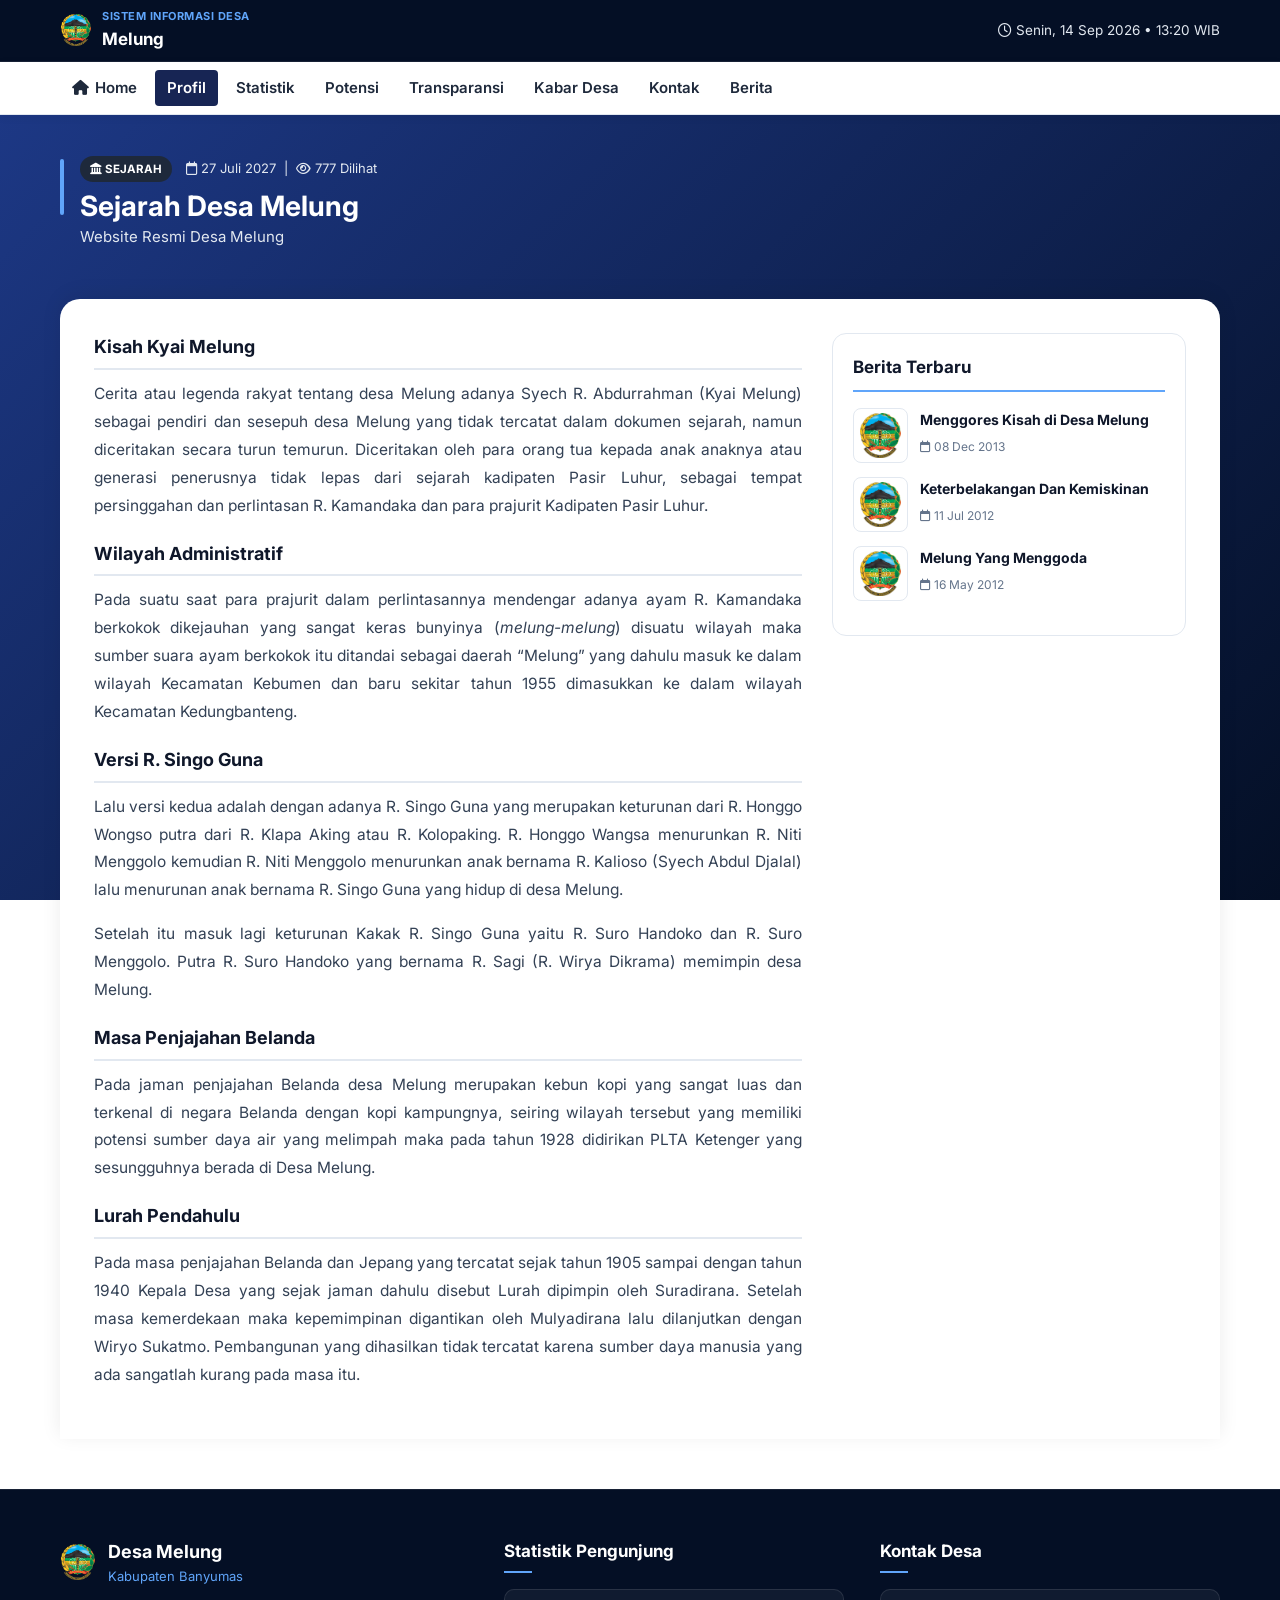
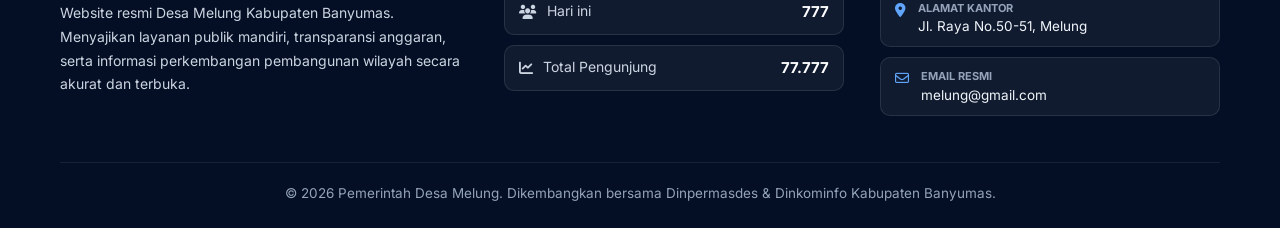
<file: index.html>
<!DOCTYPE html>
<html lang="id">
<head>
    <meta charset="utf-8">
    <meta name="viewport" content="width=device-width, initial-scale=1">
    <title>Sejarah Desa Melung - Desa Melung</title>
    
    <!-- Menggunakan style menu.css -->
    <link rel="stylesheet" href="style-custom.css">
    
    <link rel="shortcut icon" type="image/x-icon" href="logo.png">
    <link rel="preconnect" href="https://fonts.googleapis.com">
    <link rel="preconnect" href="https://fonts.gstatic.com" crossorigin>
    <link href="https://fonts.googleapis.com/css2?family=Inter:wght@400;500;600;700;800&display=swap" rel="stylesheet">
    <link rel="stylesheet" href="https://cdnjs.cloudflare.com/ajax/libs/font-awesome/6.5.1/css/all.min.css">
</head>
<body>

    <header class="top-bar">
        <div class="container-boxed top-bar-content">
            <div class="brand-section">
                <img src="logo.png" alt="Logo Desa Melung" class="brand-logo">
                <div>
                    <div class="brand-title">Sistem Informasi Desa</div>
                    <div class="brand-sub">Melung</div>
                </div>
            </div>
            <div class="top-time">
                <i class="fa-regular fa-clock"></i> Senin, 14 Sep 2026 • 13:20 WIB
            </div>
        </div>
    </header>

    <nav class="main-navbar">
        <div class="container-boxed">
            <ul class="nav-menu">
				<li><a href="#" class="nav-link" onclick="bukaMenuPopup('😊')"><i class="fa-solid fa-house"></i>Home</a></li>
                <li><a href="index.html" class="nav-link active">Profil</a></li>
                <!-- Pemberitahuan Pengembangan -->
                <li><a href="#" class="nav-link" onclick="bukaMenuPopup('😊')">Statistik</a></li>
                <li><a href="#" class="nav-link" onclick="bukaMenuPopup('😊')">Potensi</a></li>
                <li><a href="#" class="nav-link" onclick="bukaMenuPopup('😊')">Transparansi</a></li>
                <li><a href="#" class="nav-link" onclick="bukaMenuPopup('😊')">Kabar Desa</a></li>
                <li><a href="#" class="nav-link" onclick="bukaMenuPopup('😊')">Kontak</a></li>
                <!-- Link Masuk ke Berita -->
                <li><a href="./berita/index.html" class="nav-link">Berita</a></li>
            </ul>
        </div>
    </nav>

    <section class="hero-banner">
        <div class="container-boxed hero-container">
            <div class="hero-left">
                <div class="hero-line"></div>
                <div>
                    <div style="margin-bottom: 8px;">
                        <span class="card-badge">
                            <i class="fa-solid fa-landmark"></i> SEJARAH
                        </span>
                        <small style="color: #e2e8f0; font-size: 13px; margin-left: 10px;">
                            <i class="fa-regular fa-calendar"></i> 27 Juli 2027 &nbsp;|&nbsp; <i class="fa-regular fa-eye"></i> 777 Dilihat
                        </small>
                    </div>
                    <h1 class="hero-title">Sejarah Desa Melung</h1>
                    <small class="hero-desc">Website Resmi Desa Melung</small>
                </div>
            </div>
        </div>
    </section>

    <main class="main-wrapper">
        <div class="container-boxed">
            <div class="content-box">
                <div class="detail-grid">
                    
                    <!-- KONTEN ARTIKEL SEJARAH -->
                    <div>
                        <article class="detail-article-card">
                            <div class="article-paragraphs">
                                <h2>Kisah Kyai Melung</h2>
                                <p>Cerita atau legenda rakyat tentang desa Melung adanya Syech R. Abdurrahman (Kyai Melung) sebagai pendiri dan sesepuh desa Melung yang tidak tercatat dalam dokumen sejarah, namun diceritakan secara turun temurun. Diceritakan oleh para orang tua kepada anak anaknya atau generasi penerusnya tidak lepas dari sejarah kadipaten Pasir Luhur, sebagai tempat persinggahan dan perlintasan R. Kamandaka dan para prajurit Kadipaten Pasir Luhur.</p>

                                <h2>Wilayah Administratif</h2>
                                <p>Pada suatu saat para prajurit dalam perlintasannya mendengar adanya ayam R. Kamandaka berkokok dikejauhan yang sangat keras bunyinya (<i>melung-melung</i>) disuatu wilayah maka sumber suara ayam berkokok itu ditandai sebagai daerah “Melung” yang dahulu masuk ke dalam wilayah Kecamatan Kebumen dan baru sekitar tahun 1955 dimasukkan ke dalam wilayah Kecamatan Kedungbanteng.</p>

                                <h2>Versi R. Singo Guna</h2>
                                <p>Lalu versi kedua adalah dengan adanya R. Singo Guna yang merupakan keturunan dari R. Honggo Wongso putra dari R. Klapa Aking atau R. Kolopaking. R. Honggo Wangsa menurunkan R. Niti Menggolo kemudian R. Niti Menggolo menurunkan anak bernama R. Kalioso (Syech Abdul Djalal) lalu menurunan anak bernama R. Singo Guna yang hidup di desa Melung.</p>
                                <p>Setelah itu masuk lagi keturunan Kakak R. Singo Guna yaitu R. Suro Handoko dan R. Suro Menggolo. Putra R. Suro Handoko yang bernama R. Sagi (R. Wirya Dikrama) memimpin desa Melung.</p>

                                <h2>Masa Penjajahan Belanda</h2>
                                <p>Pada jaman penjajahan Belanda desa Melung merupakan kebun kopi yang sangat luas dan terkenal di negara Belanda dengan kopi kampungnya, seiring wilayah tersebut yang memiliki potensi sumber daya air yang melimpah maka pada tahun 1928 didirikan PLTA Ketenger yang sesungguhnya berada di Desa Melung.</p>

                                <h2>Lurah Pendahulu</h2>
                                <p>Pada masa penjajahan Belanda dan Jepang yang tercatat sejak tahun 1905 sampai dengan tahun 1940 Kepala Desa yang sejak jaman dahulu disebut Lurah dipimpin oleh Suradirana. Setelah masa kemerdekaan maka kepemimpinan digantikan oleh Mulyadirana lalu dilanjutkan dengan Wiryo Sukatmo. Pembangunan yang dihasilkan tidak tercatat karena sumber daya manusia yang ada sangatlah kurang pada masa itu.</p>
                            </div>
                        </article>
                    </div>

                    <!-- SIDEBAR BERITA TERBARU -->
                    <aside>
                        <div class="side-widget">
                            <h3 class="side-widget-title">Berita Terbaru</h3>
                            
                            <div class="side-article-item">
                                <img src="logo.png" alt="Logo Desa" class="side-article-img" style="object-fit: contain; padding: 4px; border: 1px solid #e2e8f0;">
                                <div class="side-article-text">
                                    <a>Menggores Kisah di Desa Melung</a>
                                    <small><i class="fa-regular fa-calendar"></i> 08 Dec 2013</small>
                                </div>
                            </div>
                            
                            <div class="side-article-item">
                                <img src="logo.png" alt="Logo Desa" class="side-article-img" style="object-fit: contain; padding: 4px; border: 1px solid #e2e8f0;">
                                <div class="side-article-text">
                                    <a>Keterbelakangan Dan Kemiskinan</a>
                                    <small><i class="fa-regular fa-calendar"></i> 11 Jul 2012</small>
                                </div>
                            </div>
                            
                            <div class="side-article-item">
                                <img src="logo.png" alt="Logo Desa" class="side-article-img" style="object-fit: contain; padding: 4px; border: 1px solid #e2e8f0;">
                                <div class="side-article-text">
                                    <a>Melung Yang Menggoda</a>
                                    <small><i class="fa-regular fa-calendar"></i> 16 May 2012</small>
                                </div>
                            </div>

                        </div>
                    </aside>

                </div>
            </div>
        </div>
    </main>

    <!-- MODAL MENU NAVIGASI POPUP -->
    <div class="nav-modal-overlay" id="navModal">
        <div class="nav-modal-box">
            <span class="nav-modal-close" onclick="tutupMenuPopup()">&times;</span>
            <div class="nav-modal-icon"><i class="fa-solid fa-circle-info"></i></div>
            <h3 id="navModalTitle">Informasi Menu</h3>
            <p>Fitur Dalam Pengembangan Admin Bray!!<b id="navModalName">Nama Menu</b>.</p>
            <button class="nav-modal-btn" onclick="tutupMenuPopup()">Tutup</button>
        </div>
    </div>

    <footer class="site-footer">
        <div class="container-boxed">
            <div class="footer-grid">
                <div>
                    <div class="footer-brand">
                        <img src="logo.png" alt="Logo Desa Melung" class="footer-logo">
                        <div>
                            <div class="footer-brand-title">Desa Melung</div>
                            <div class="footer-brand-sub">Kabupaten Banyumas</div>
                        </div>
                    </div>
                    <p class="footer-desc">
                        Website resmi Desa Melung Kabupaten Banyumas. Menyajikan layanan publik mandiri, transparansi anggaran, serta informasi perkembangan pembangunan wilayah secara akurat dan terbuka.
                    </p>
                </div>

                <div>
                    <h4 class="footer-heading">Statistik Pengunjung</h4>
                    <div class="stat-item">
                        <div class="stat-left"><i class="fa-solid fa-users"></i> Hari ini</div>
                        <div class="stat-val">777</div>
                    </div>
                    <div class="stat-item">
                        <div class="stat-left"><i class="fa-solid fa-chart-line"></i> Total Pengunjung</div>
                        <div class="stat-val">77.777</div>
                    </div>
                </div>

                <div>
                    <h4 class="footer-heading">Kontak Desa</h4>
                    <div class="contact-card">
                        <i class="fa-solid fa-location-dot contact-icon"></i>
                        <div>
                            <div class="contact-label">Alamat Kantor</div>
                            <div class="contact-val">Jl. Raya No.50-51, Melung</div>
                        </div>
                    </div>
                    <div class="contact-card">
                        <i class="fa-regular fa-envelope contact-icon"></i>
                        <div>
                            <div class="contact-label">Email Resmi</div>
                            <div class="contact-val">melung@gmail.com</div>
                        </div>
                    </div>
                </div>
            </div>

            <div class="footer-copyright">
                &copy; 2026 Pemerintah Desa Melung. Dikembangkan bersama Dinpermasdes & Dinkominfo Kabupaten Banyumas.
            </div>
        </div>
    </footer>

    <script>
        function bukaMenuPopup(namaMenu) {
            if(event) event.preventDefault(); 
            const modal = document.getElementById('navModal');
            const modalName = document.getElementById('navModalName');
            
            modalName.textContent = namaMenu;
            modal.classList.add('active');
        }

        function tutupMenuPopup() {
            const modal = document.getElementById('navModal');
            modal.classList.remove('active');
        }

        window.onclick = function(event) {
            const modal = document.getElementById('navModal');
            if (event.target === modal) {
                tutupMenuPopup();
            }
        }
    </script>
</body>
</html>
</file>
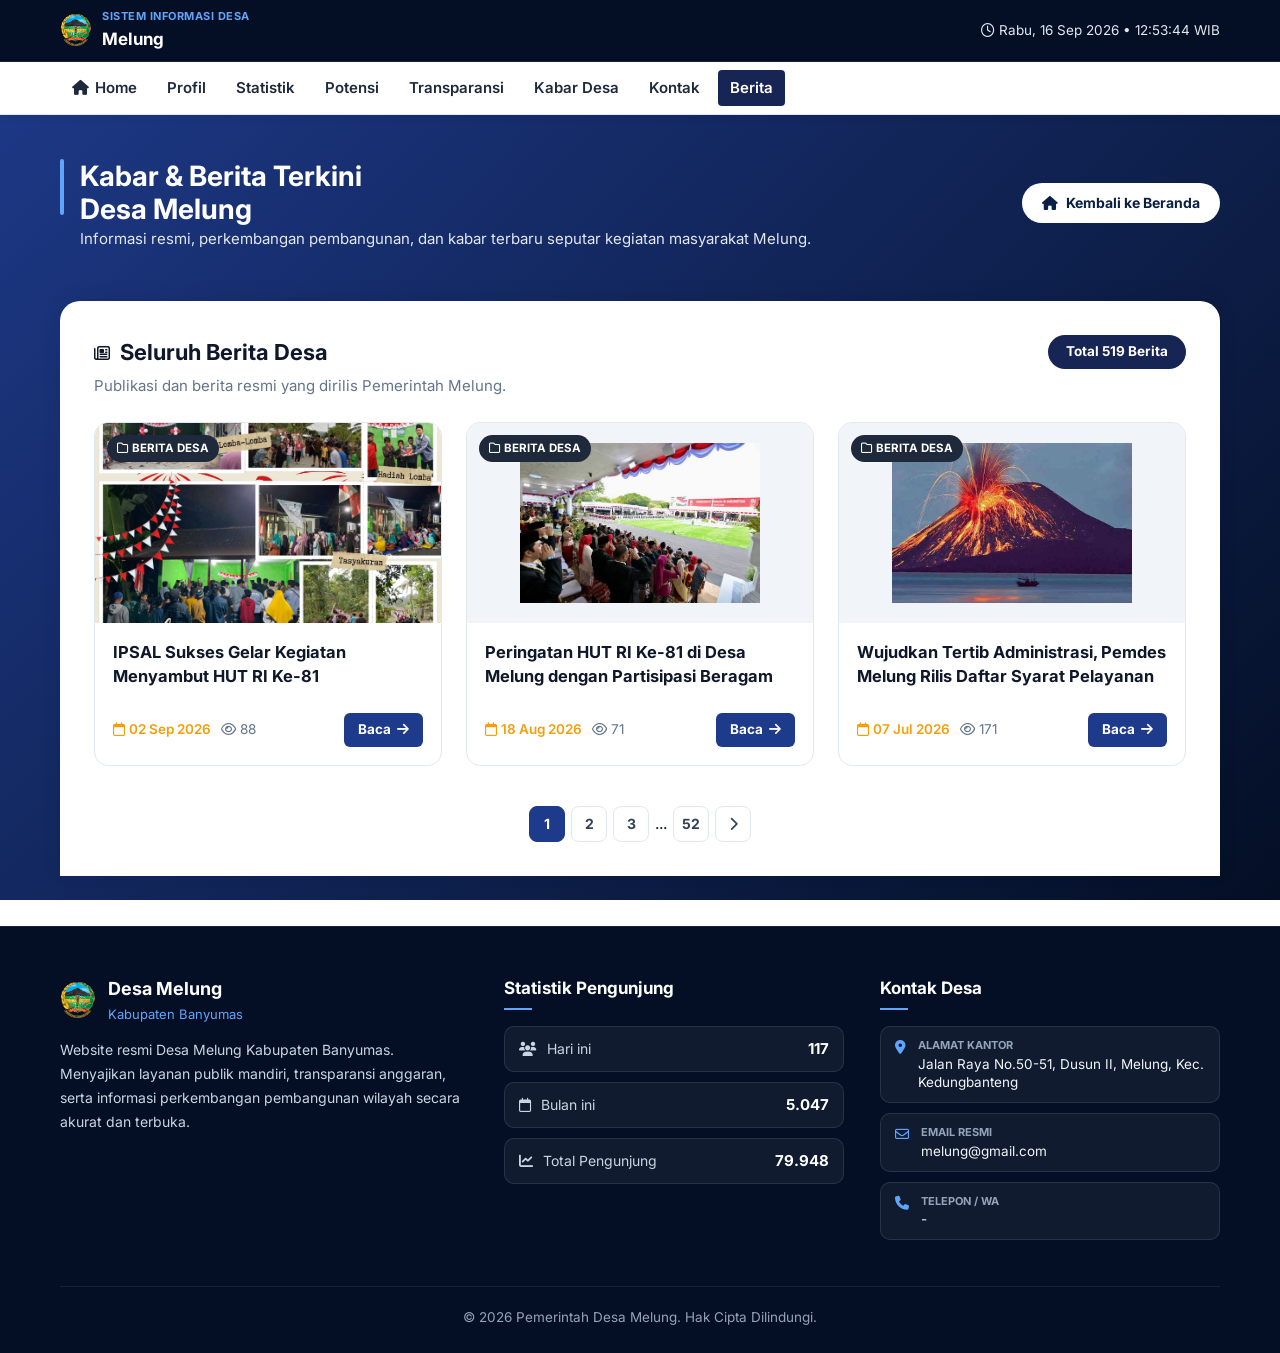
<file: Berita Melung/index.html>
<!DOCTYPE html>
<html lang="id">
<head>
  <meta charset="UTF-8" />
  <meta name="viewport" content="width=device-width, initial-scale=1.0" />
  <title>Kabar & Berita Terkini - Desa Melung</title>
  <link rel="stylesheet" href="style-custom.css" />
  <link rel="preconnect" href="https://fonts.googleapis.com">
  <link rel="preconnect" href="https://fonts.gstatic.com" crossorigin>
  <link href="https://fonts.googleapis.com/css2?family=Inter:wght@400;500;600;700;800&display=swap" rel="stylesheet">
  <link rel="stylesheet" href="https://cdnjs.cloudflare.com/ajax/libs/font-awesome/6.5.1/css/all.min.css" />
</head>
<body>

  <header class="top-bar">
    <div class="container-boxed top-bar-content">
      <div class="brand-section">
        <img src="../logo.png" alt="Logo Melung" class="brand-logo" />
        <div>
          <div class="brand-title">Sistem Informasi Desa</div>
          <div class="brand-sub">Melung</div>
        </div>
      </div>
      <div class="top-time">
        <i class="fa-regular fa-clock"></i> Rabu, 16 Sep 2026 • 12:53:44 WIB
      </div>
    </div>
  </header>

  <nav class="main-navbar">
    <div class="container-boxed">
      <ul class="nav-menu">
        <!-- Direct Link ke Halaman Utama -->
        <li><a href="../index menu.html" class="nav-link"><i class="fa-solid fa-house"></i> Home</a></li>
        <!-- Direct Link ke Halaman Profil / Sejarah -->
        <li><a href="../index menu.html" class="nav-link">Profil</a></li>
        
        <!-- Menu Popup Simulasi -->
        <li><a href="#" class="nav-link" onclick="bukaMenuPopup('Statistik')">Statistik</a></li>
        <li><a href="#" class="nav-link" onclick="bukaMenuPopup('Potensi')">Potensi</a></li>
        <li><a href="#" class="nav-link" onclick="bukaMenuPopup('Transparansi')">Transparansi</a></li>
        <li><a href="#" class="nav-link" onclick="bukaMenuPopup('Kabar Desa')">Kabar Desa</a></li>
        <li><a href="#" class="nav-link" onclick="bukaMenuPopup('Kontak')">Kontak</a></li>
        <li><a href="index berita.html" class="nav-link active">Berita</a></li>
      </ul>
    </div>
  </nav>

  <section class="hero-banner">
    <div class="container-boxed hero-container">
      <div class="hero-left">
        <div class="hero-line"></div>
        <div>
          <h1 class="hero-title">Kabar & Berita Terkini<br>Desa Melung</h1>
          <p class="hero-desc">Informasi resmi, perkembangan pembangunan, dan kabar terbaru seputar kegiatan masyarakat Melung.</p>
        </div>
      </div>
      <div class="hero-right">
        <!-- Direct Link kembali ke Beranda -->
        <a href="../index.html" class="btn-kembali">
          <i class="fa-solid fa-house"></i> Kembali ke Beranda
        </a>
      </div>
    </div>
  </section>

  <main class="main-wrapper">
    <div class="container-boxed">
      <div class="content-box">
        
        <div class="news-header">
          <div>
            <div class="title-row">
              <i class="fa-regular fa-newspaper news-icon-square"></i>
              <h2 class="section-title">Seluruh Berita Desa</h2>
            </div>
            <p class="section-subtitle">Publikasi dan berita resmi yang dirilis Pemerintah Melung.</p>
          </div>
          <div class="badge-total">Total 519 Berita</div>
        </div>

        <div class="news-grid">
          
          <!-- KARTU BERITA 1 -->
          <article class="news-card">
            <a href="isi berita 1.html" class="card-image-wrap">
              <span class="card-badge"><i class="fa-regular fa-folder mr-1"></i> BERITA DESA</span>
              <img src="ipsal.png" alt="IPSAL Sukses Gelar Kegiatan" class="card-thumb">
            </a>
            
            <div class="card-content">
              <h3 class="card-title">
                <a href="isi berita 1.html">IPSAL Sukses Gelar Kegiatan Menyambut HUT RI Ke-81</a>
              </h3>
              
              <div class="card-footer">
                <div class="meta-stats">
                  <span class="date-text"><i class="fa-regular fa-calendar"></i> 02 Sep 2026</span>
                  <span class="views-text"><i class="fa-regular fa-eye"></i> 88</span>
                </div>
                <a href="isi berita 1.html" class="btn-baca">Baca <i class="fa-solid fa-arrow-right"></i></a>
              </div>
            </div>
          </article>

          <!-- KARTU BERITA 2 -->
          <article class="news-card">
            <a href="#" class="card-image-wrap">
              <span class="card-badge"><i class="fa-regular fa-folder mr-1"></i> BERITA DESA</span>
              <img src="HUT RI.jfif" alt="Peringatan HUT RI" class="card-thumb" style="object-fit: contain; padding: 20px;">
            </a>
            <div class="card-content">
              <h3 class="card-title"><a href="#">Peringatan HUT RI Ke-81 di Desa Melung dengan Partisipasi Beragam</a></h3>
              <div class="card-footer">
                <div class="meta-stats">
                  <span class="date-text"><i class="fa-regular fa-calendar"></i> 18 Aug 2026</span>
                  <span class="views-text"><i class="fa-regular fa-eye"></i> 71</span>
                </div>
                <a href="#" class="btn-baca">Baca <i class="fa-solid fa-arrow-right"></i></a>
              </div>
            </div>
          </article>

          <!-- KARTU BERITA 3 -->
          <article class="news-card">
            <a href="#" class="card-image-wrap">
              <span class="card-badge"><i class="fa-regular fa-folder mr-1"></i> BERITA DESA</span>
              <img src="krakatau.jfif" alt="Tertib Administrasi" class="card-thumb" style="object-fit: contain; padding: 20px;">
            </a>
            <div class="card-content">
              <h3 class="card-title"><a href="#">Wujudkan Tertib Administrasi, Pemdes Melung Rilis Daftar Syarat Pelayanan</a></h3>
              <div class="card-footer">
                <div class="meta-stats">
                  <span class="date-text"><i class="fa-regular fa-calendar"></i> 07 Jul 2026</span>
                  <span class="views-text"><i class="fa-regular fa-eye"></i> 171</span>
                </div>
                <a href="#" class="btn-baca">Baca <i class="fa-solid fa-arrow-right"></i></a>
              </div>
            </div>
          </article>

        </div>

        <div class="pagination-wrap">
          <a href="#" class="page-btn active">1</a>
          <a href="#" class="page-btn">2</a>
          <a href="#" class="page-btn">3</a>
          <span class="page-dots">...</span>
          <a href="#" class="page-btn">52</a>
          <a href="#" class="page-btn"><i class="fa-solid fa-chevron-right"></i></a>
        </div>

      </div>
    </div>
  </main>

  <!-- MODAL POPUP -->
  <div class="nav-modal-overlay" id="navModal">
    <div class="nav-modal-box">
      <span class="nav-modal-close" onclick="tutupMenuPopup()">&times;</span>
      <div class="nav-modal-icon"><i class="fa-solid fa-circle-info"></i></div>
      <h3 id="navModalTitle">Informasi Menu</h3>
      <p>Anda menekan menu <b id="navModalName">Nama Menu</b>. Halaman ini sedang disimulasikan sebagai Pop-up sesuai permintaan.</p>
      <button class="nav-modal-btn" onclick="tutupMenuPopup()">Tutup</button>
    </div>
  </div>

  <footer class="site-footer">
    <div class="container-boxed">
      <div class="footer-grid">
        <div>
          <div class="footer-brand">
            <img src="../logo.png" alt="Logo Melung" class="footer-logo" />
            <div>
              <div class="footer-brand-title">Desa Melung</div>
              <div class="footer-brand-sub">Kabupaten Banyumas</div>
            </div>
          </div>
          <p class="footer-desc">Website resmi Desa Melung Kabupaten Banyumas. Menyajikan layanan publik mandiri, transparansi anggaran, serta informasi perkembangan pembangunan wilayah secara akurat dan terbuka.</p>
        </div>
        <div>
          <h4 class="footer-heading">Statistik Pengunjung</h4>
          <div class="stat-item">
            <div class="stat-left"><i class="fa-solid fa-users"></i> Hari ini</div>
            <div class="stat-val">117</div>
          </div>
          <div class="stat-item">
            <div class="stat-left"><i class="fa-regular fa-calendar"></i> Bulan ini</div>
            <div class="stat-val">5.047</div>
          </div>
          <div class="stat-item">
            <div class="stat-left"><i class="fa-solid fa-chart-line"></i> Total Pengunjung</div>
            <div class="stat-val">79.948</div>
          </div>
        </div>
        <div>
          <h4 class="footer-heading">Kontak Desa</h4>
          <div class="contact-card">
            <i class="fa-solid fa-location-dot contact-icon"></i>
            <div>
              <div class="contact-label">Alamat Kantor</div>
              <div class="contact-val">Jalan Raya No.50-51, Dusun II, Melung, Kec. Kedungbanteng</div>
            </div>
          </div>
          <div class="contact-card">
            <i class="fa-regular fa-envelope contact-icon"></i>
            <div>
              <div class="contact-label">Email Resmi</div>
              <div class="contact-val">melung@gmail.com</div>
            </div>
          </div>
          <div class="contact-card">
            <i class="fa-solid fa-phone contact-icon"></i>
            <div>
              <div class="contact-label">Telepon / WA</div>
              <div class="contact-val">-</div>
            </div>
          </div>
        </div>
      </div>
      <div class="footer-copyright">
        &copy; 2026 Pemerintah Desa Melung. Hak Cipta Dilindungi.
      </div>
    </div>
  </footer>

  <script src="script berita.js"></script>
</body>
</html>
</file>
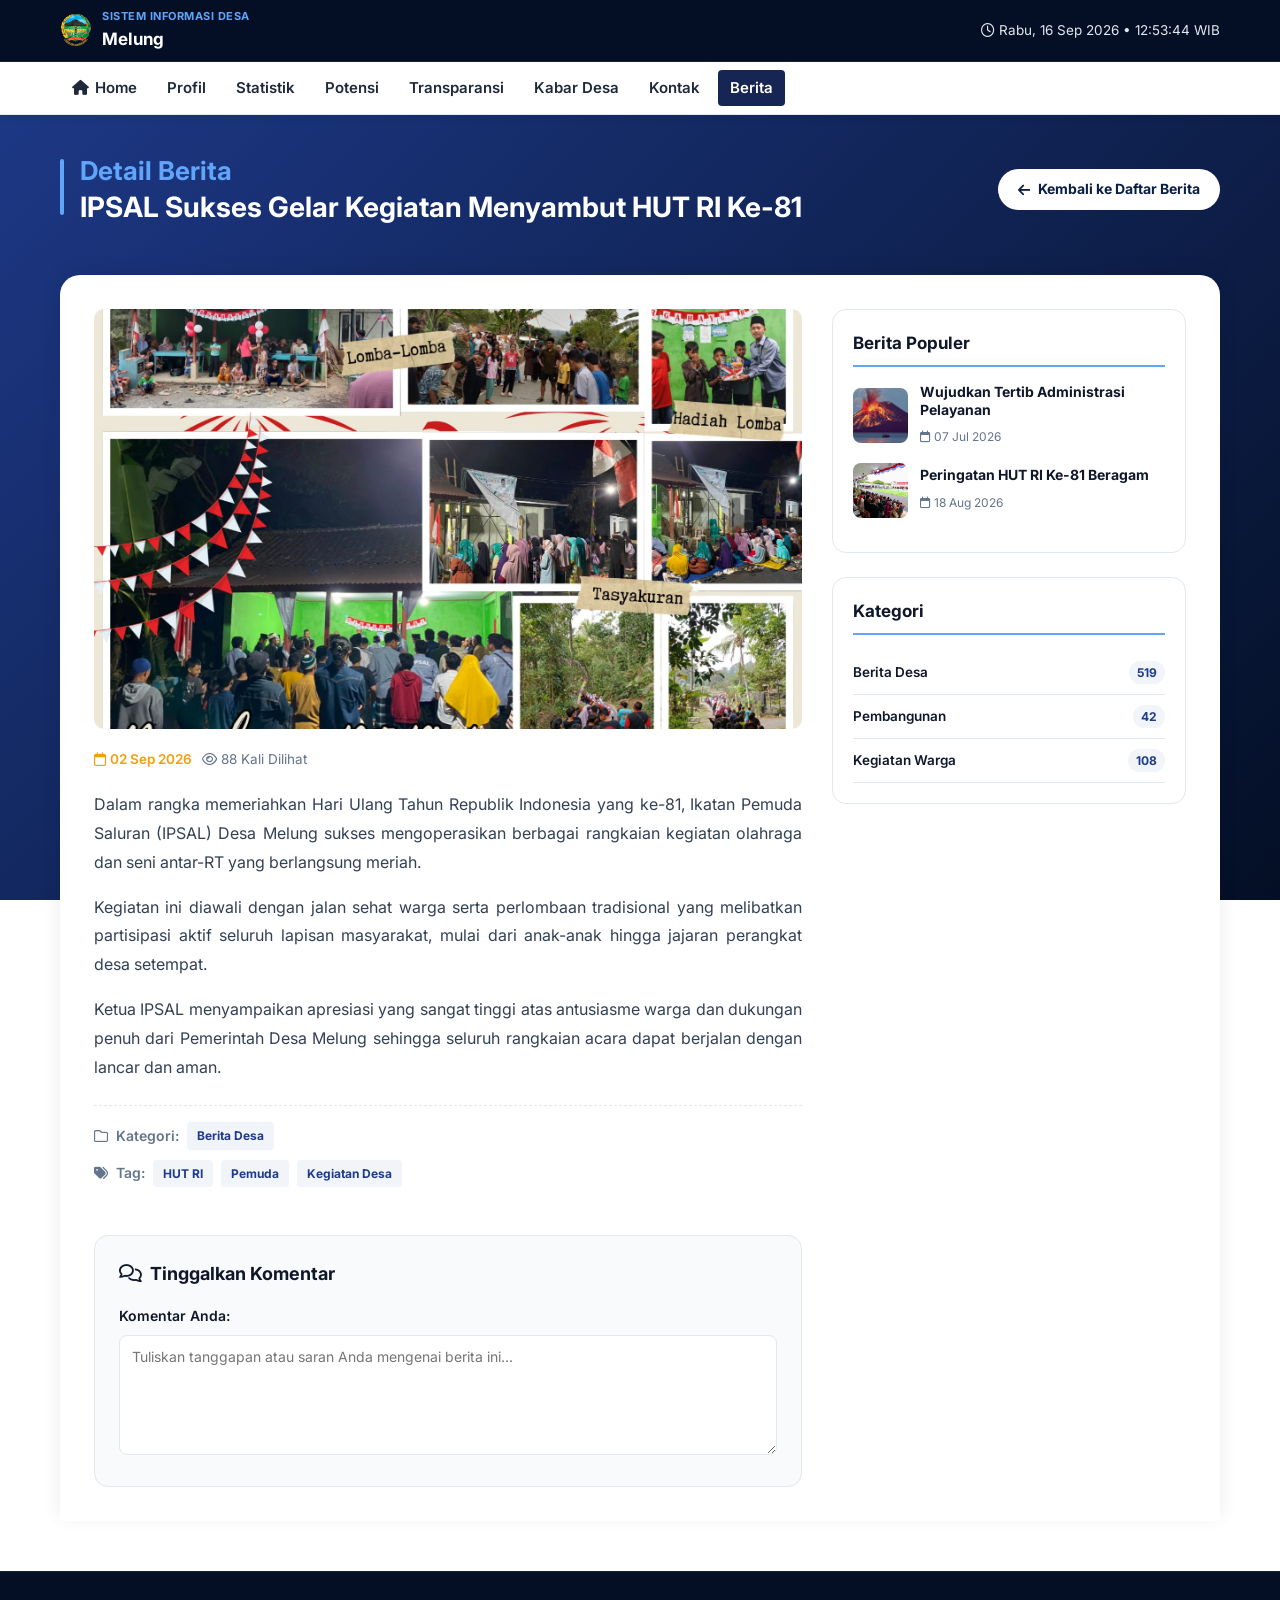
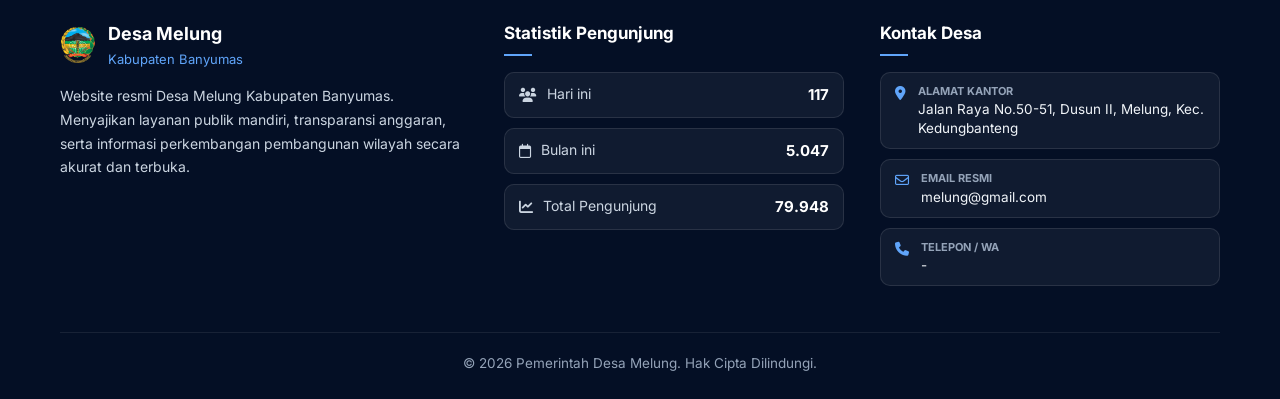
<file: isi-berita/index.html>
<!DOCTYPE html>
<html lang="id">
<head>
  <meta charset="UTF-8" />
  <meta name="viewport" content="width=device-width, initial-scale=1.0" />
  <title>IPSAL Sukses Gelar Kegiatan Menyambut HUT RI Ke-81 - Desa Melung</title>
  <link rel="stylesheet" href="style-custom.css" />
  <link rel="preconnect" href="https://fonts.googleapis.com">
  <link rel="preconnect" href="https://fonts.gstatic.com" crossorigin>
  <link href="https://fonts.googleapis.com/css2?family=Inter:wght@400;500;600;700;800&display=swap" rel="stylesheet">
  <link rel="stylesheet" href="https://cdnjs.cloudflare.com/ajax/libs/font-awesome/6.5.1/css/all.min.css" />
</head>
<body>

  <header class="top-bar">
    <div class="container-boxed top-bar-content">
      <div class="brand-section">
        <img src="../logo.png" alt="Logo Melung" class="brand-logo" />
        <div>
          <div class="brand-title">Sistem Informasi Desa</div>
          <div class="brand-sub">Melung</div>
        </div>
      </div>
      <div class="top-time">
        <i class="fa-regular fa-clock"></i> Rabu, 16 Sep 2026 • 12:53:44 WIB
      </div>
    </div>
  </header>

  <nav class="main-navbar">
    <div class="container-boxed">
      <ul class="nav-menu">
        <li><a href="../" class="nav-link"><i class="fa-solid fa-house"></i> Home</a></li>
        <li><a href="../" class="nav-link">Profil</a></li>
        <li><a href="#" class="nav-link" onclick="bukaMenuPopup('Statistik')">Statistik</a></li>
        <li><a href="#" class="nav-link" onclick="bukaMenuPopup('Potensi')">Potensi</a></li>
        <li><a href="#" class="nav-link" onclick="bukaMenuPopup('Transparansi')">Transparansi</a></li>
        <li><a href="#" class="nav-link" onclick="bukaMenuPopup('Kabar Desa')">Kabar Desa</a></li>
        <li><a href="#" class="nav-link" onclick="bukaMenuPopup('Kontak')">Kontak</a></li>
        <li><a href="../berita/" class="nav-link active">Berita</a></li>
      </ul>
    </div>
  </nav>

  <section class="hero-banner">
    <div class="container-boxed hero-container">
      <div class="hero-left">
        <div class="hero-line"></div>
        <div>
          <div class="hero-subtitle">Detail Berita</div>
          <h1 class="hero-title">IPSAL Sukses Gelar Kegiatan Menyambut HUT RI Ke-81</h1>
        </div>
      </div>
      <div class="hero-right">
        <a href="../berita/" class="btn-kembali">
          <i class="fa-solid fa-arrow-left"></i> Kembali ke Daftar Berita
        </a>
      </div>
    </div>
  </section>

  <main class="main-wrapper">
    <div class="container-boxed">
      <div class="content-box">
        
        <div class="detail-grid">
          
          <div class="detail-left">
            <article class="detail-article-card">
              <img src="ipsal.png" alt="Kegiatan IPSAL" class="main-detail-img" />
              
              <div class="meta-stats" style="margin-bottom: 20px;">
                <span class="date-text"><i class="fa-regular fa-calendar"></i> 02 Sep 2026</span>
                <span class="views-text"><i class="fa-regular fa-eye"></i> 88 Kali Dilihat</span>
              </div>

              <div class="article-paragraphs">
                <p>Dalam rangka memeriahkan Hari Ulang Tahun Republik Indonesia yang ke-81, Ikatan Pemuda Saluran (IPSAL) Desa Melung sukses mengoperasikan berbagai rangkaian kegiatan olahraga dan seni antar-RT yang berlangsung meriah.</p>
                <p>Kegiatan ini diawali dengan jalan sehat warga serta perlombaan tradisional yang melibatkan partisipasi aktif seluruh lapisan masyarakat, mulai dari anak-anak hingga jajaran perangkat desa setempat.</p>
                <p>Ketua IPSAL menyampaikan apresiasi yang sangat tinggi atas antusiasme warga dan dukungan penuh dari Pemerintah Desa Melung sehingga seluruh rangkaian acara dapat berjalan dengan lancar dan aman.</p>
              </div>

              <div class="article-taxonomies">
                <div class="tax-row">
                  <i class="fa-regular fa-folder"></i> Kategori: 
                  <span class="pill-kategori">Berita Desa</span>
                </div>
                <div class="tax-row">
                  <i class="fa-solid fa-tags"></i> Tag: 
                  <span class="pill-tag">HUT RI</span>
                  <span class="pill-tag">Pemuda</span>
                  <span class="pill-tag">Kegiatan Desa</span>
                </div>
              </div>
            </article>

            <div class="comment-card">
              <h3 class="comment-title"><i class="fa-regular fa-comments"></i> Tinggalkan Komentar</h3>
              <label class="comment-label">Komentar Anda:</label>
              <textarea class="comment-textarea" placeholder="Tuliskan tanggapan atau saran Anda mengenai berita ini..."></textarea>
            </div>
          </div>

          <aside class="detail-right">
            <div class="side-widget">
              <h3 class="side-widget-title">Berita Populer</h3>
              
              <div class="side-article-item">
                <img src="../berita/krakatau.jfif" alt="Tertib Administrasi" class="side-article-img" />
                <div class="side-article-text">
                  <a href="#">Wujudkan Tertib Administrasi Pelayanan</a>
                  <small><i class="fa-regular fa-calendar"></i> 07 Jul 2026</small>
                </div>
              </div>

              <div class="side-article-item">
                <img src="../berita/HUT RI.jfif" alt="HUT RI" class="side-article-img" />
                <div class="side-article-text">
                  <a href="#">Peringatan HUT RI Ke-81 Beragam</a>
                  <small><i class="fa-regular fa-calendar"></i> 18 Aug 2026</small>
                </div>
              </div>
            </div>

            <div class="side-widget">
              <h3 class="side-widget-title">Kategori</h3>
              <ul class="cat-list">
                <li class="cat-item">Berita Desa <span class="cat-count">519</span></li>
                <li class="cat-item">Pembangunan <span class="cat-count">42</span></li>
                <li class="cat-item">Kegiatan Warga <span class="cat-count">108</span></li>
              </ul>
            </div>
          </aside>

        </div>

      </div>
    </div>
  </main>

  <div class="nav-modal-overlay" id="navModal">
    <div class="nav-modal-box">
      <span class="nav-modal-close" onclick="tutupMenuPopup()">&times;</span>
      <div class="nav-modal-icon"><i class="fa-solid fa-circle-info"></i></div>
      <h3 id="navModalTitle">Informasi Menu</h3>
      <p>Anda menekan menu <b id="navModalName">Nama Menu</b>. Halaman ini sedang disimulasikan sebagai Pop-up sesuai permintaan.</p>
      <button class="nav-modal-btn" onclick="tutupMenuPopup()">Tutup</button>
    </div>
  </div>

  <footer class="site-footer">
    <div class="container-boxed">
      <div class="footer-grid">
        <div>
          <div class="footer-brand">
            <img src="../logo.png" alt="Logo Melung" class="footer-logo" />
            <div>
              <div class="footer-brand-title">Desa Melung</div>
              <div class="footer-brand-sub">Kabupaten Banyumas</div>
            </div>
          </div>
          <p class="footer-desc">Website resmi Desa Melung Kabupaten Banyumas. Menyajikan layanan publik mandiri, transparansi anggaran, serta informasi perkembangan pembangunan wilayah secara akurat dan terbuka.</p>
        </div>
        <div>
          <h4 class="footer-heading">Statistik Pengunjung</h4>
          <div class="stat-item">
            <div class="stat-left"><i class="fa-solid fa-users"></i> Hari ini</div>
            <div class="stat-val">117</div>
          </div>
          <div class="stat-item">
            <div class="stat-left"><i class="fa-regular fa-calendar"></i> Bulan ini</div>
            <div class="stat-val">5.047</div>
          </div>
          <div class="stat-item">
            <div class="stat-left"><i class="fa-solid fa-chart-line"></i> Total Pengunjung</div>
            <div class="stat-val">79.948</div>
          </div>
        </div>
        <div>
          <h4 class="footer-heading">Kontak Desa</h4>
          <div class="contact-card">
            <i class="fa-solid fa-location-dot contact-icon"></i>
            <div>
              <div class="contact-label">Alamat Kantor</div>
              <div class="contact-val">Jalan Raya No.50-51, Dusun II, Melung, Kec. Kedungbanteng</div>
            </div>
          </div>
          <div class="contact-card">
            <i class="fa-regular fa-envelope contact-icon"></i>
            <div>
              <div class="contact-label">Email Resmi</div>
              <div class="contact-val">melung@gmail.com</div>
            </div>
          </div>
          <div class="contact-card">
            <i class="fa-solid fa-phone contact-icon"></i>
            <div>
              <div class="contact-label">Telepon / WA</div>
              <div class="contact-val">-</div>
            </div>
          </div>
        </div>
      </div>
      <div class="footer-copyright">
        &copy; 2026 Pemerintah Desa Melung. Hak Cipta Dilindungi.
      </div>
    </div>
  </footer>

  <script src="script.js"></script>
</body>
</html>
</file>
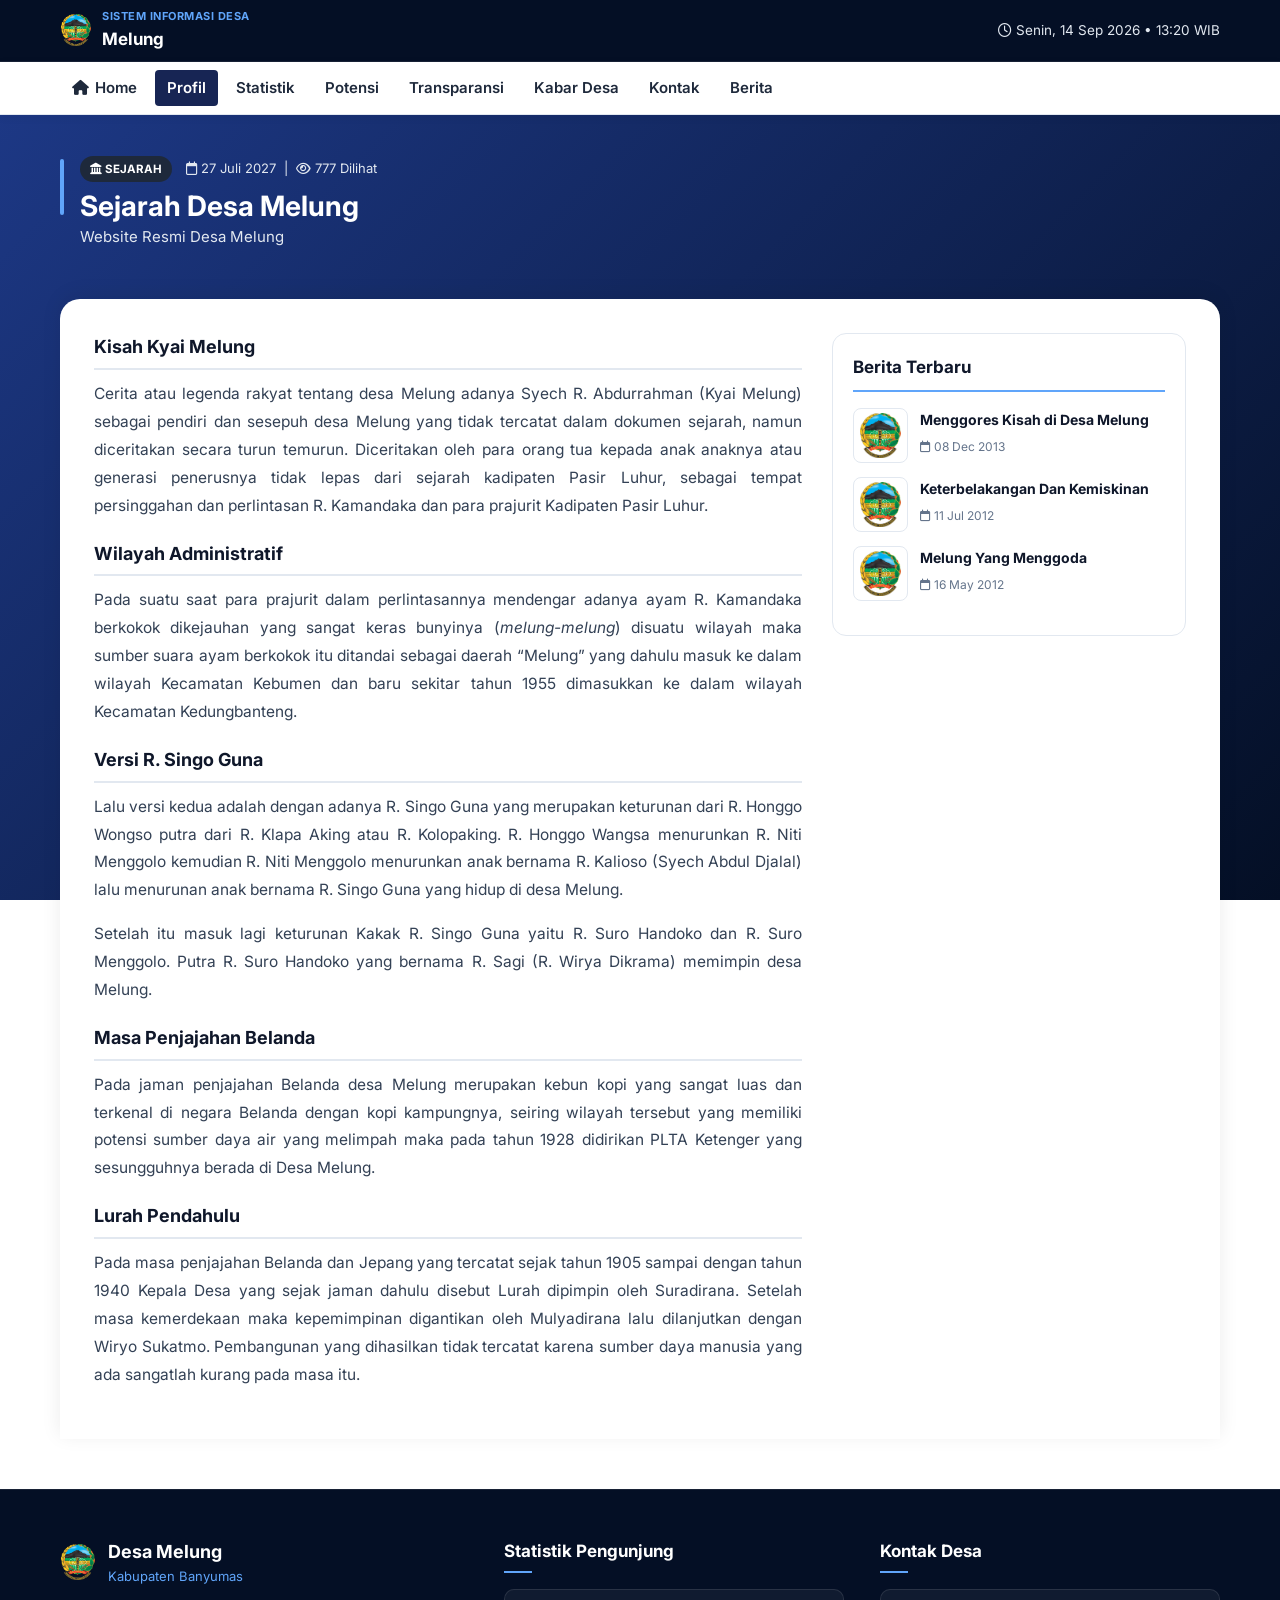
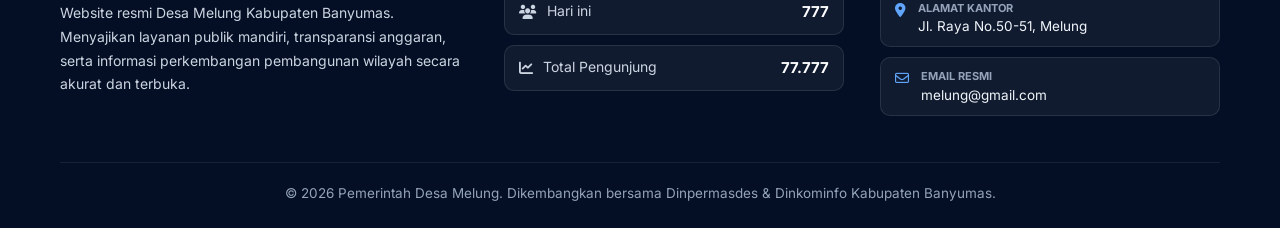
<file: index menu.html>
<!DOCTYPE html>
<html lang="id">
<head>
    <meta charset="utf-8">
    <meta name="viewport" content="width=device-width, initial-scale=1">
    <title>Sejarah Desa Melung - Desa Melung</title>
    
    <!-- Menggunakan style menu.css -->
    <link rel="stylesheet" href="style menu.css">
    
    <link rel="shortcut icon" type="image/x-icon" href="logo.png">
    <link rel="preconnect" href="https://fonts.googleapis.com">
    <link rel="preconnect" href="https://fonts.gstatic.com" crossorigin>
    <link href="https://fonts.googleapis.com/css2?family=Inter:wght@400;500;600;700;800&display=swap" rel="stylesheet">
    <link rel="stylesheet" href="https://cdnjs.cloudflare.com/ajax/libs/font-awesome/6.5.1/css/all.min.css">
</head>
<body>

    <header class="top-bar">
        <div class="container-boxed top-bar-content">
            <div class="brand-section">
                <img src="logo.png" alt="Logo Desa Melung" class="brand-logo">
                <div>
                    <div class="brand-title">Sistem Informasi Desa</div>
                    <div class="brand-sub">Melung</div>
                </div>
            </div>
            <div class="top-time">
                <i class="fa-regular fa-clock"></i> Senin, 14 Sep 2026 • 13:20 WIB
            </div>
        </div>
    </header>

    <nav class="main-navbar">
        <div class="container-boxed">
            <ul class="nav-menu">
				<li><a href="#" class="nav-link" onclick="bukaMenuPopup('😊')"><i class="fa-solid fa-house"></i>Home</a></li>
                <li><a href="index menu.html" class="nav-link active">Profil</a></li>
                <!-- Pemberitahuan Pengembangan -->
                <li><a href="#" class="nav-link" onclick="bukaMenuPopup('😊')">Statistik</a></li>
                <li><a href="#" class="nav-link" onclick="bukaMenuPopup('😊')">Potensi</a></li>
                <li><a href="#" class="nav-link" onclick="bukaMenuPopup('😊')">Transparansi</a></li>
                <li><a href="#" class="nav-link" onclick="bukaMenuPopup('😊')">Kabar Desa</a></li>
                <li><a href="#" class="nav-link" onclick="bukaMenuPopup('😊')">Kontak</a></li>
                <!-- Link Masuk ke Berita -->
                <li><a href="Berita Melung/index berita.html" class="nav-link">Berita</a></li>
            </ul>
        </div>
    </nav>

    <section class="hero-banner">
        <div class="container-boxed hero-container">
            <div class="hero-left">
                <div class="hero-line"></div>
                <div>
                    <div style="margin-bottom: 8px;">
                        <span class="card-badge">
                            <i class="fa-solid fa-landmark"></i> SEJARAH
                        </span>
                        <small style="color: #e2e8f0; font-size: 13px; margin-left: 10px;">
                            <i class="fa-regular fa-calendar"></i> 27 Juli 2027 &nbsp;|&nbsp; <i class="fa-regular fa-eye"></i> 777 Dilihat
                        </small>
                    </div>
                    <h1 class="hero-title">Sejarah Desa Melung</h1>
                    <small class="hero-desc">Website Resmi Desa Melung</small>
                </div>
            </div>
        </div>
    </section>

    <main class="main-wrapper">
        <div class="container-boxed">
            <div class="content-box">
                <div class="detail-grid">
                    
                    <!-- KONTEN ARTIKEL SEJARAH -->
                    <div>
                        <article class="detail-article-card">
                            <div class="article-paragraphs">
                                <h2>Kisah Kyai Melung</h2>
                                <p>Cerita atau legenda rakyat tentang desa Melung adanya Syech R. Abdurrahman (Kyai Melung) sebagai pendiri dan sesepuh desa Melung yang tidak tercatat dalam dokumen sejarah, namun diceritakan secara turun temurun. Diceritakan oleh para orang tua kepada anak anaknya atau generasi penerusnya tidak lepas dari sejarah kadipaten Pasir Luhur, sebagai tempat persinggahan dan perlintasan R. Kamandaka dan para prajurit Kadipaten Pasir Luhur.</p>

                                <h2>Wilayah Administratif</h2>
                                <p>Pada suatu saat para prajurit dalam perlintasannya mendengar adanya ayam R. Kamandaka berkokok dikejauhan yang sangat keras bunyinya (<i>melung-melung</i>) disuatu wilayah maka sumber suara ayam berkokok itu ditandai sebagai daerah “Melung” yang dahulu masuk ke dalam wilayah Kecamatan Kebumen dan baru sekitar tahun 1955 dimasukkan ke dalam wilayah Kecamatan Kedungbanteng.</p>

                                <h2>Versi R. Singo Guna</h2>
                                <p>Lalu versi kedua adalah dengan adanya R. Singo Guna yang merupakan keturunan dari R. Honggo Wongso putra dari R. Klapa Aking atau R. Kolopaking. R. Honggo Wangsa menurunkan R. Niti Menggolo kemudian R. Niti Menggolo menurunkan anak bernama R. Kalioso (Syech Abdul Djalal) lalu menurunan anak bernama R. Singo Guna yang hidup di desa Melung.</p>
                                <p>Setelah itu masuk lagi keturunan Kakak R. Singo Guna yaitu R. Suro Handoko dan R. Suro Menggolo. Putra R. Suro Handoko yang bernama R. Sagi (R. Wirya Dikrama) memimpin desa Melung.</p>

                                <h2>Masa Penjajahan Belanda</h2>
                                <p>Pada jaman penjajahan Belanda desa Melung merupakan kebun kopi yang sangat luas dan terkenal di negara Belanda dengan kopi kampungnya, seiring wilayah tersebut yang memiliki potensi sumber daya air yang melimpah maka pada tahun 1928 didirikan PLTA Ketenger yang sesungguhnya berada di Desa Melung.</p>

                                <h2>Lurah Pendahulu</h2>
                                <p>Pada masa penjajahan Belanda dan Jepang yang tercatat sejak tahun 1905 sampai dengan tahun 1940 Kepala Desa yang sejak jaman dahulu disebut Lurah dipimpin oleh Suradirana. Setelah masa kemerdekaan maka kepemimpinan digantikan oleh Mulyadirana lalu dilanjutkan dengan Wiryo Sukatmo. Pembangunan yang dihasilkan tidak tercatat karena sumber daya manusia yang ada sangatlah kurang pada masa itu.</p>
                            </div>
                        </article>
                    </div>

                    <!-- SIDEBAR BERITA TERBARU -->
                    <aside>
                        <div class="side-widget">
                            <h3 class="side-widget-title">Berita Terbaru</h3>
                            
                            <div class="side-article-item">
                                <img src="logo.png" alt="Logo Desa" class="side-article-img" style="object-fit: contain; padding: 4px; border: 1px solid #e2e8f0;">
                                <div class="side-article-text">
                                    <a>Menggores Kisah di Desa Melung</a>
                                    <small><i class="fa-regular fa-calendar"></i> 08 Dec 2013</small>
                                </div>
                            </div>
                            
                            <div class="side-article-item">
                                <img src="logo.png" alt="Logo Desa" class="side-article-img" style="object-fit: contain; padding: 4px; border: 1px solid #e2e8f0;">
                                <div class="side-article-text">
                                    <a>Keterbelakangan Dan Kemiskinan</a>
                                    <small><i class="fa-regular fa-calendar"></i> 11 Jul 2012</small>
                                </div>
                            </div>
                            
                            <div class="side-article-item">
                                <img src="logo.png" alt="Logo Desa" class="side-article-img" style="object-fit: contain; padding: 4px; border: 1px solid #e2e8f0;">
                                <div class="side-article-text">
                                    <a>Melung Yang Menggoda</a>
                                    <small><i class="fa-regular fa-calendar"></i> 16 May 2012</small>
                                </div>
                            </div>

                        </div>
                    </aside>

                </div>
            </div>
        </div>
    </main>

    <!-- MODAL MENU NAVIGASI POPUP -->
    <div class="nav-modal-overlay" id="navModal">
        <div class="nav-modal-box">
            <span class="nav-modal-close" onclick="tutupMenuPopup()">&times;</span>
            <div class="nav-modal-icon"><i class="fa-solid fa-circle-info"></i></div>
            <h3 id="navModalTitle">Informasi Menu</h3>
            <p>Fitur Dalam Pengembangan Admin Bray!!<b id="navModalName">Nama Menu</b>.</p>
            <button class="nav-modal-btn" onclick="tutupMenuPopup()">Tutup</button>
        </div>
    </div>

    <footer class="site-footer">
        <div class="container-boxed">
            <div class="footer-grid">
                <div>
                    <div class="footer-brand">
                        <img src="logo.png" alt="Logo Desa Melung" class="footer-logo">
                        <div>
                            <div class="footer-brand-title">Desa Melung</div>
                            <div class="footer-brand-sub">Kabupaten Banyumas</div>
                        </div>
                    </div>
                    <p class="footer-desc">
                        Website resmi Desa Melung Kabupaten Banyumas. Menyajikan layanan publik mandiri, transparansi anggaran, serta informasi perkembangan pembangunan wilayah secara akurat dan terbuka.
                    </p>
                </div>

                <div>
                    <h4 class="footer-heading">Statistik Pengunjung</h4>
                    <div class="stat-item">
                        <div class="stat-left"><i class="fa-solid fa-users"></i> Hari ini</div>
                        <div class="stat-val">777</div>
                    </div>
                    <div class="stat-item">
                        <div class="stat-left"><i class="fa-solid fa-chart-line"></i> Total Pengunjung</div>
                        <div class="stat-val">77.777</div>
                    </div>
                </div>

                <div>
                    <h4 class="footer-heading">Kontak Desa</h4>
                    <div class="contact-card">
                        <i class="fa-solid fa-location-dot contact-icon"></i>
                        <div>
                            <div class="contact-label">Alamat Kantor</div>
                            <div class="contact-val">Jl. Raya No.50-51, Melung</div>
                        </div>
                    </div>
                    <div class="contact-card">
                        <i class="fa-regular fa-envelope contact-icon"></i>
                        <div>
                            <div class="contact-label">Email Resmi</div>
                            <div class="contact-val">melung@gmail.com</div>
                        </div>
                    </div>
                </div>
            </div>

            <div class="footer-copyright">
                &copy; 2026 Pemerintah Desa Melung. Dikembangkan bersama Dinpermasdes & Dinkominfo Kabupaten Banyumas.
            </div>
        </div>
    </footer>

    <script>
        function bukaMenuPopup(namaMenu) {
            if(event) event.preventDefault(); 
            const modal = document.getElementById('navModal');
            const modalName = document.getElementById('navModalName');
            
            modalName.textContent = namaMenu;
            modal.classList.add('active');
        }

        function tutupMenuPopup() {
            const modal = document.getElementById('navModal');
            modal.classList.remove('active');
        }

        window.onclick = function(event) {
            const modal = document.getElementById('navModal');
            if (event.target === modal) {
                tutupMenuPopup();
            }
        }
    </script>
</body>
</html>
</file>
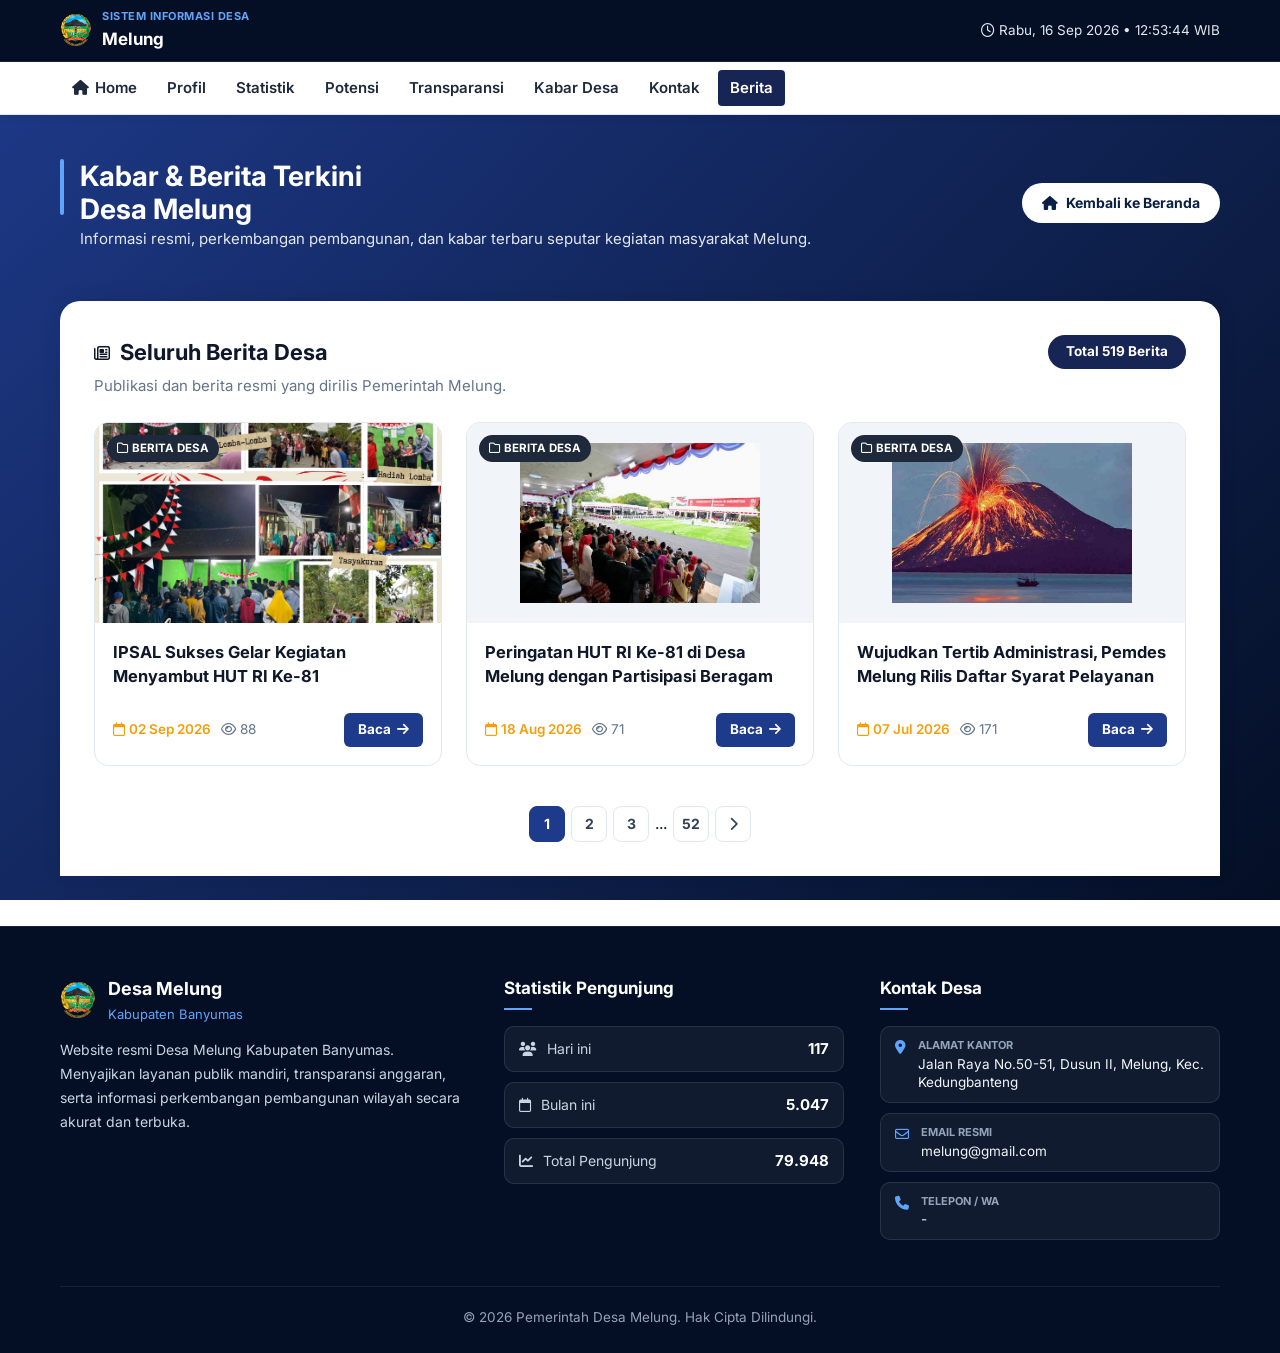
<file: Berita Melung/index berita.html>
<!DOCTYPE html>
<html lang="id">
<head>
  <meta charset="UTF-8" />
  <meta name="viewport" content="width=device-width, initial-scale=1.0" />
  <title>Kabar & Berita Terkini - Desa Melung</title>
  <link rel="stylesheet" href="style berita.css" />
  <link rel="preconnect" href="https://fonts.googleapis.com">
  <link rel="preconnect" href="https://fonts.gstatic.com" crossorigin>
  <link href="https://fonts.googleapis.com/css2?family=Inter:wght@400;500;600;700;800&display=swap" rel="stylesheet">
  <link rel="stylesheet" href="https://cdnjs.cloudflare.com/ajax/libs/font-awesome/6.5.1/css/all.min.css" />
</head>
<body>

  <header class="top-bar">
    <div class="container-boxed top-bar-content">
      <div class="brand-section">
        <img src="../logo.png" alt="Logo Melung" class="brand-logo" />
        <div>
          <div class="brand-title">Sistem Informasi Desa</div>
          <div class="brand-sub">Melung</div>
        </div>
      </div>
      <div class="top-time">
        <i class="fa-regular fa-clock"></i> Rabu, 16 Sep 2026 • 12:53:44 WIB
      </div>
    </div>
  </header>

  <nav class="main-navbar">
    <div class="container-boxed">
      <ul class="nav-menu">
        <!-- Direct Link ke Halaman Utama -->
        <li><a href="../index menu.html" class="nav-link"><i class="fa-solid fa-house"></i> Home</a></li>
        <!-- Direct Link ke Halaman Profil / Sejarah -->
        <li><a href="../index menu.html" class="nav-link">Profil</a></li>
        
        <!-- Menu Popup Simulasi -->
        <li><a href="#" class="nav-link" onclick="bukaMenuPopup('Statistik')">Statistik</a></li>
        <li><a href="#" class="nav-link" onclick="bukaMenuPopup('Potensi')">Potensi</a></li>
        <li><a href="#" class="nav-link" onclick="bukaMenuPopup('Transparansi')">Transparansi</a></li>
        <li><a href="#" class="nav-link" onclick="bukaMenuPopup('Kabar Desa')">Kabar Desa</a></li>
        <li><a href="#" class="nav-link" onclick="bukaMenuPopup('Kontak')">Kontak</a></li>
        <li><a href="index berita.html" class="nav-link active">Berita</a></li>
      </ul>
    </div>
  </nav>

  <section class="hero-banner">
    <div class="container-boxed hero-container">
      <div class="hero-left">
        <div class="hero-line"></div>
        <div>
          <h1 class="hero-title">Kabar & Berita Terkini<br>Desa Melung</h1>
          <p class="hero-desc">Informasi resmi, perkembangan pembangunan, dan kabar terbaru seputar kegiatan masyarakat Melung.</p>
        </div>
      </div>
      <div class="hero-right">
        <!-- Direct Link kembali ke Beranda -->
        <a href="../index.html" class="btn-kembali">
          <i class="fa-solid fa-house"></i> Kembali ke Beranda
        </a>
      </div>
    </div>
  </section>

  <main class="main-wrapper">
    <div class="container-boxed">
      <div class="content-box">
        
        <div class="news-header">
          <div>
            <div class="title-row">
              <i class="fa-regular fa-newspaper news-icon-square"></i>
              <h2 class="section-title">Seluruh Berita Desa</h2>
            </div>
            <p class="section-subtitle">Publikasi dan berita resmi yang dirilis Pemerintah Melung.</p>
          </div>
          <div class="badge-total">Total 519 Berita</div>
        </div>

        <div class="news-grid">
          
          <!-- KARTU BERITA 1 -->
          <article class="news-card">
            <a href="isi berita 1.html" class="card-image-wrap">
              <span class="card-badge"><i class="fa-regular fa-folder mr-1"></i> BERITA DESA</span>
              <img src="ipsal.png" alt="IPSAL Sukses Gelar Kegiatan" class="card-thumb">
            </a>
            
            <div class="card-content">
              <h3 class="card-title">
                <a href="isi berita 1.html">IPSAL Sukses Gelar Kegiatan Menyambut HUT RI Ke-81</a>
              </h3>
              
              <div class="card-footer">
                <div class="meta-stats">
                  <span class="date-text"><i class="fa-regular fa-calendar"></i> 02 Sep 2026</span>
                  <span class="views-text"><i class="fa-regular fa-eye"></i> 88</span>
                </div>
                <a href="isi berita 1.html" class="btn-baca">Baca <i class="fa-solid fa-arrow-right"></i></a>
              </div>
            </div>
          </article>

          <!-- KARTU BERITA 2 -->
          <article class="news-card">
            <a href="#" class="card-image-wrap">
              <span class="card-badge"><i class="fa-regular fa-folder mr-1"></i> BERITA DESA</span>
              <img src="HUT RI.jfif" alt="Peringatan HUT RI" class="card-thumb" style="object-fit: contain; padding: 20px;">
            </a>
            <div class="card-content">
              <h3 class="card-title"><a href="#">Peringatan HUT RI Ke-81 di Desa Melung dengan Partisipasi Beragam</a></h3>
              <div class="card-footer">
                <div class="meta-stats">
                  <span class="date-text"><i class="fa-regular fa-calendar"></i> 18 Aug 2026</span>
                  <span class="views-text"><i class="fa-regular fa-eye"></i> 71</span>
                </div>
                <a href="#" class="btn-baca">Baca <i class="fa-solid fa-arrow-right"></i></a>
              </div>
            </div>
          </article>

          <!-- KARTU BERITA 3 -->
          <article class="news-card">
            <a href="#" class="card-image-wrap">
              <span class="card-badge"><i class="fa-regular fa-folder mr-1"></i> BERITA DESA</span>
              <img src="krakatau.jfif" alt="Tertib Administrasi" class="card-thumb" style="object-fit: contain; padding: 20px;">
            </a>
            <div class="card-content">
              <h3 class="card-title"><a href="#">Wujudkan Tertib Administrasi, Pemdes Melung Rilis Daftar Syarat Pelayanan</a></h3>
              <div class="card-footer">
                <div class="meta-stats">
                  <span class="date-text"><i class="fa-regular fa-calendar"></i> 07 Jul 2026</span>
                  <span class="views-text"><i class="fa-regular fa-eye"></i> 171</span>
                </div>
                <a href="#" class="btn-baca">Baca <i class="fa-solid fa-arrow-right"></i></a>
              </div>
            </div>
          </article>

        </div>

        <div class="pagination-wrap">
          <a href="#" class="page-btn active">1</a>
          <a href="#" class="page-btn">2</a>
          <a href="#" class="page-btn">3</a>
          <span class="page-dots">...</span>
          <a href="#" class="page-btn">52</a>
          <a href="#" class="page-btn"><i class="fa-solid fa-chevron-right"></i></a>
        </div>

      </div>
    </div>
  </main>

  <!-- MODAL POPUP -->
  <div class="nav-modal-overlay" id="navModal">
    <div class="nav-modal-box">
      <span class="nav-modal-close" onclick="tutupMenuPopup()">&times;</span>
      <div class="nav-modal-icon"><i class="fa-solid fa-circle-info"></i></div>
      <h3 id="navModalTitle">Informasi Menu</h3>
      <p>Anda menekan menu <b id="navModalName">Nama Menu</b>. Halaman ini sedang disimulasikan sebagai Pop-up sesuai permintaan.</p>
      <button class="nav-modal-btn" onclick="tutupMenuPopup()">Tutup</button>
    </div>
  </div>

  <footer class="site-footer">
    <div class="container-boxed">
      <div class="footer-grid">
        <div>
          <div class="footer-brand">
            <img src="../logo.png" alt="Logo Melung" class="footer-logo" />
            <div>
              <div class="footer-brand-title">Desa Melung</div>
              <div class="footer-brand-sub">Kabupaten Banyumas</div>
            </div>
          </div>
          <p class="footer-desc">Website resmi Desa Melung Kabupaten Banyumas. Menyajikan layanan publik mandiri, transparansi anggaran, serta informasi perkembangan pembangunan wilayah secara akurat dan terbuka.</p>
        </div>
        <div>
          <h4 class="footer-heading">Statistik Pengunjung</h4>
          <div class="stat-item">
            <div class="stat-left"><i class="fa-solid fa-users"></i> Hari ini</div>
            <div class="stat-val">117</div>
          </div>
          <div class="stat-item">
            <div class="stat-left"><i class="fa-regular fa-calendar"></i> Bulan ini</div>
            <div class="stat-val">5.047</div>
          </div>
          <div class="stat-item">
            <div class="stat-left"><i class="fa-solid fa-chart-line"></i> Total Pengunjung</div>
            <div class="stat-val">79.948</div>
          </div>
        </div>
        <div>
          <h4 class="footer-heading">Kontak Desa</h4>
          <div class="contact-card">
            <i class="fa-solid fa-location-dot contact-icon"></i>
            <div>
              <div class="contact-label">Alamat Kantor</div>
              <div class="contact-val">Jalan Raya No.50-51, Dusun II, Melung, Kec. Kedungbanteng</div>
            </div>
          </div>
          <div class="contact-card">
            <i class="fa-regular fa-envelope contact-icon"></i>
            <div>
              <div class="contact-label">Email Resmi</div>
              <div class="contact-val">melung@gmail.com</div>
            </div>
          </div>
          <div class="contact-card">
            <i class="fa-solid fa-phone contact-icon"></i>
            <div>
              <div class="contact-label">Telepon / WA</div>
              <div class="contact-val">-</div>
            </div>
          </div>
        </div>
      </div>
      <div class="footer-copyright">
        &copy; 2026 Pemerintah Desa Melung. Hak Cipta Dilindungi.
      </div>
    </div>
  </footer>

  <script src="script berita.js"></script>
</body>
</html>
</file>
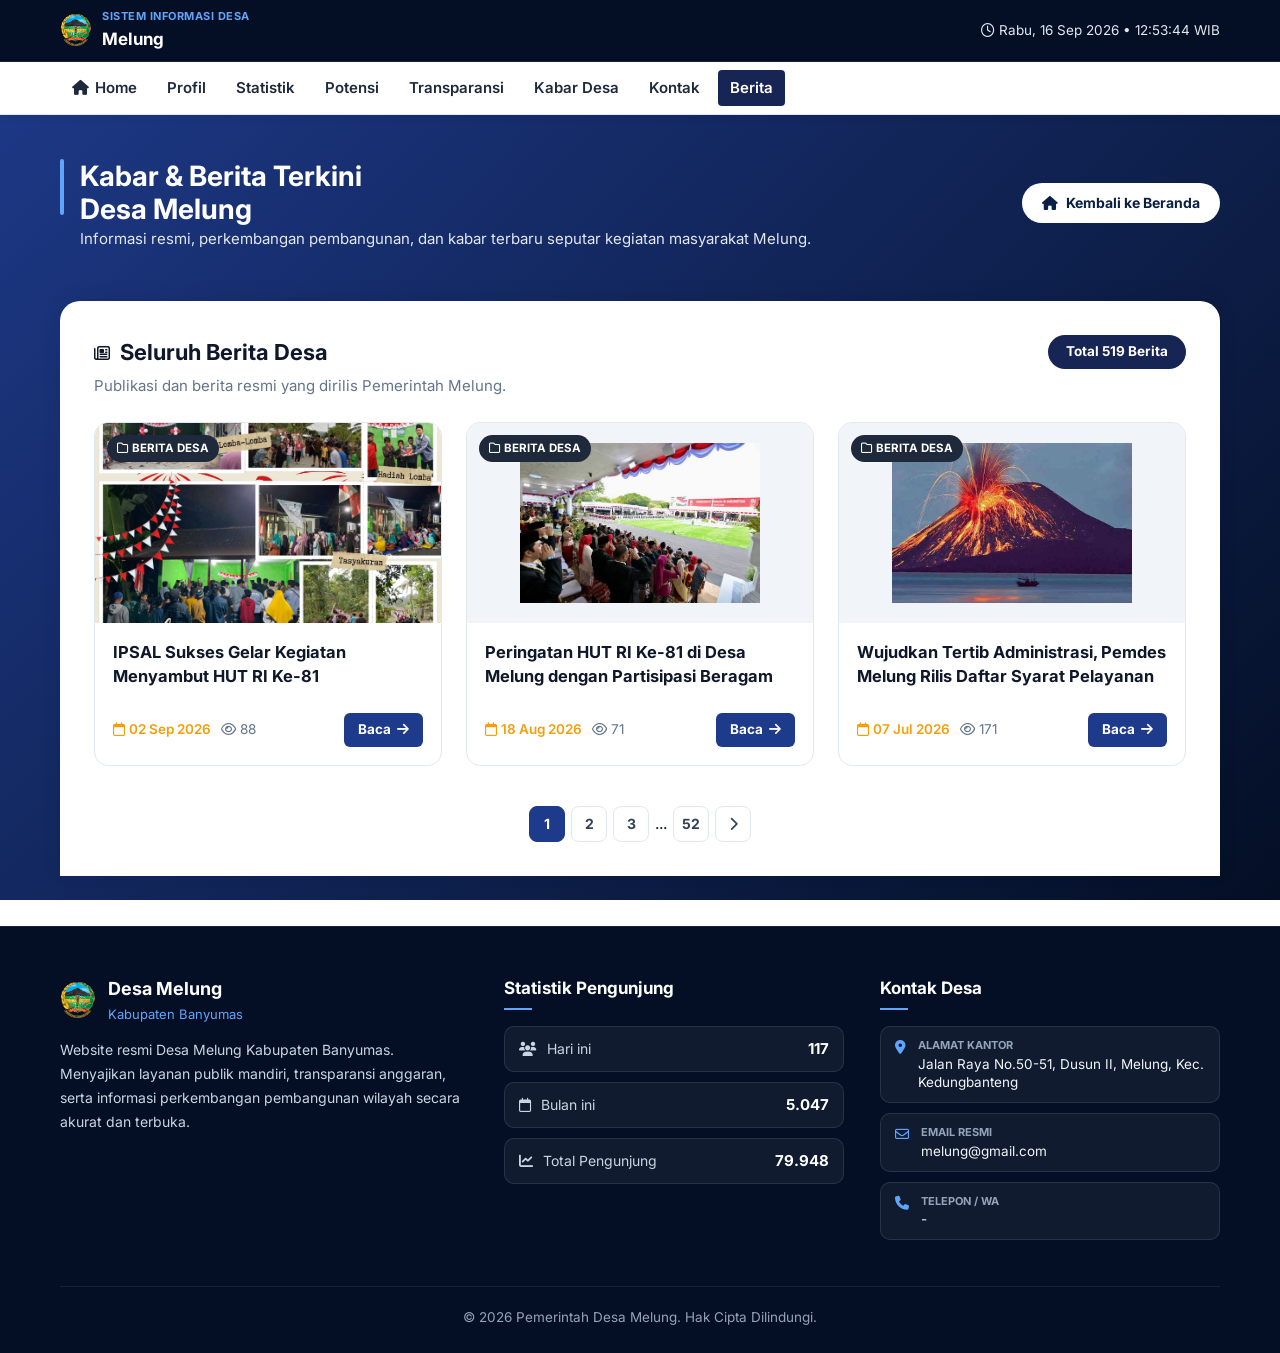
<file: Berita Melung/indexberita.html>
<!DOCTYPE html>
<html lang="id">
<head>
  <meta charset="UTF-8" />
  <meta name="viewport" content="width=device-width, initial-scale=1.0" />
  <title>Kabar & Berita Terkini - Desa Melung</title>
  <link rel="stylesheet" href="style-custom.css" />
  <link rel="preconnect" href="https://fonts.googleapis.com">
  <link rel="preconnect" href="https://fonts.gstatic.com" crossorigin>
  <link href="https://fonts.googleapis.com/css2?family=Inter:wght@400;500;600;700;800&display=swap" rel="stylesheet">
  <link rel="stylesheet" href="https://cdnjs.cloudflare.com/ajax/libs/font-awesome/6.5.1/css/all.min.css" />
</head>
<body>

  <header class="top-bar">
    <div class="container-boxed top-bar-content">
      <div class="brand-section">
        <img src="../logo.png" alt="Logo Melung" class="brand-logo" />
        <div>
          <div class="brand-title">Sistem Informasi Desa</div>
          <div class="brand-sub">Melung</div>
        </div>
      </div>
      <div class="top-time">
        <i class="fa-regular fa-clock"></i> Rabu, 16 Sep 2026 • 12:53:44 WIB
      </div>
    </div>
  </header>

  <nav class="main-navbar">
    <div class="container-boxed">
      <ul class="nav-menu">
        <!-- Direct Link ke Halaman Utama -->
        <li><a href="../indexmenu.html" class="nav-link"><i class="fa-solid fa-house"></i> Home</a></li>
        <!-- Direct Link ke Halaman Profil / Sejarah -->
        <li><a href="../indexmenu.html" class="nav-link">Profil</a></li>
        
        <!-- Menu Popup Simulasi -->
        <li><a href="#" class="nav-link" onclick="bukaMenuPopup('Statistik')">Statistik</a></li>
        <li><a href="#" class="nav-link" onclick="bukaMenuPopup('Potensi')">Potensi</a></li>
        <li><a href="#" class="nav-link" onclick="bukaMenuPopup('Transparansi')">Transparansi</a></li>
        <li><a href="#" class="nav-link" onclick="bukaMenuPopup('Kabar Desa')">Kabar Desa</a></li>
        <li><a href="#" class="nav-link" onclick="bukaMenuPopup('Kontak')">Kontak</a></li>
        <li><a href="indexberita.html" class="nav-link active">Berita</a></li>
      </ul>
    </div>
  </nav>

  <section class="hero-banner">
    <div class="container-boxed hero-container">
      <div class="hero-left">
        <div class="hero-line"></div>
        <div>
          <h1 class="hero-title">Kabar & Berita Terkini<br>Desa Melung</h1>
          <p class="hero-desc">Informasi resmi, perkembangan pembangunan, dan kabar terbaru seputar kegiatan masyarakat Melung.</p>
        </div>
      </div>
      <div class="hero-right">
        <!-- Direct Link kembali ke Beranda -->
        <a href="../index.html" class="btn-kembali">
          <i class="fa-solid fa-house"></i> Kembali ke Beranda
        </a>
      </div>
    </div>
  </section>

  <main class="main-wrapper">
    <div class="container-boxed">
      <div class="content-box">
        
        <div class="news-header">
          <div>
            <div class="title-row">
              <i class="fa-regular fa-newspaper news-icon-square"></i>
              <h2 class="section-title">Seluruh Berita Desa</h2>
            </div>
            <p class="section-subtitle">Publikasi dan berita resmi yang dirilis Pemerintah Melung.</p>
          </div>
          <div class="badge-total">Total 519 Berita</div>
        </div>

        <div class="news-grid">
          
          <!-- KARTU BERITA 1 -->
          <article class="news-card">
            <a href="isiberita.html" class="card-image-wrap">
              <span class="card-badge"><i class="fa-regular fa-folder mr-1"></i> BERITA DESA</span>
              <img src="ipsal.png" alt="IPSAL Sukses Gelar Kegiatan" class="card-thumb">
            </a>
            
            <div class="card-content">
              <h3 class="card-title">
                <a href="isiberita.html">IPSAL Sukses Gelar Kegiatan Menyambut HUT RI Ke-81</a>
              </h3>
              
              <div class="card-footer">
                <div class="meta-stats">
                  <span class="date-text"><i class="fa-regular fa-calendar"></i> 02 Sep 2026</span>
                  <span class="views-text"><i class="fa-regular fa-eye"></i> 88</span>
                </div>
                <a href="isiberita.html" class="btn-baca">Baca <i class="fa-solid fa-arrow-right"></i></a>
              </div>
            </div>
          </article>

          <!-- KARTU BERITA 2 -->
          <article class="news-card">
            <a href="#" class="card-image-wrap">
              <span class="card-badge"><i class="fa-regular fa-folder mr-1"></i> BERITA DESA</span>
              <img src="HUT RI.jfif" alt="Peringatan HUT RI" class="card-thumb" style="object-fit: contain; padding: 20px;">
            </a>
            <div class="card-content">
              <h3 class="card-title"><a href="#">Peringatan HUT RI Ke-81 di Desa Melung dengan Partisipasi Beragam</a></h3>
              <div class="card-footer">
                <div class="meta-stats">
                  <span class="date-text"><i class="fa-regular fa-calendar"></i> 18 Aug 2026</span>
                  <span class="views-text"><i class="fa-regular fa-eye"></i> 71</span>
                </div>
                <a href="#" class="btn-baca">Baca <i class="fa-solid fa-arrow-right"></i></a>
              </div>
            </div>
          </article>

          <!-- KARTU BERITA 3 -->
          <article class="news-card">
            <a href="#" class="card-image-wrap">
              <span class="card-badge"><i class="fa-regular fa-folder mr-1"></i> BERITA DESA</span>
              <img src="krakatau.jfif" alt="Tertib Administrasi" class="card-thumb" style="object-fit: contain; padding: 20px;">
            </a>
            <div class="card-content">
              <h3 class="card-title"><a href="#">Wujudkan Tertib Administrasi, Pemdes Melung Rilis Daftar Syarat Pelayanan</a></h3>
              <div class="card-footer">
                <div class="meta-stats">
                  <span class="date-text"><i class="fa-regular fa-calendar"></i> 07 Jul 2026</span>
                  <span class="views-text"><i class="fa-regular fa-eye"></i> 171</span>
                </div>
                <a href="#" class="btn-baca">Baca <i class="fa-solid fa-arrow-right"></i></a>
              </div>
            </div>
          </article>

        </div>

        <div class="pagination-wrap">
          <a href="#" class="page-btn active">1</a>
          <a href="#" class="page-btn">2</a>
          <a href="#" class="page-btn">3</a>
          <span class="page-dots">...</span>
          <a href="#" class="page-btn">52</a>
          <a href="#" class="page-btn"><i class="fa-solid fa-chevron-right"></i></a>
        </div>

      </div>
    </div>
  </main>

  <!-- MODAL POPUP -->
  <div class="nav-modal-overlay" id="navModal">
    <div class="nav-modal-box">
      <span class="nav-modal-close" onclick="tutupMenuPopup()">&times;</span>
      <div class="nav-modal-icon"><i class="fa-solid fa-circle-info"></i></div>
      <h3 id="navModalTitle">Informasi Menu</h3>
      <p>Anda menekan menu <b id="navModalName">Nama Menu</b>. Halaman ini sedang disimulasikan sebagai Pop-up sesuai permintaan.</p>
      <button class="nav-modal-btn" onclick="tutupMenuPopup()">Tutup</button>
    </div>
  </div>

  <footer class="site-footer">
    <div class="container-boxed">
      <div class="footer-grid">
        <div>
          <div class="footer-brand">
            <img src="../logo.png" alt="Logo Melung" class="footer-logo" />
            <div>
              <div class="footer-brand-title">Desa Melung</div>
              <div class="footer-brand-sub">Kabupaten Banyumas</div>
            </div>
          </div>
          <p class="footer-desc">Website resmi Desa Melung Kabupaten Banyumas. Menyajikan layanan publik mandiri, transparansi anggaran, serta informasi perkembangan pembangunan wilayah secara akurat dan terbuka.</p>
        </div>
        <div>
          <h4 class="footer-heading">Statistik Pengunjung</h4>
          <div class="stat-item">
            <div class="stat-left"><i class="fa-solid fa-users"></i> Hari ini</div>
            <div class="stat-val">117</div>
          </div>
          <div class="stat-item">
            <div class="stat-left"><i class="fa-regular fa-calendar"></i> Bulan ini</div>
            <div class="stat-val">5.047</div>
          </div>
          <div class="stat-item">
            <div class="stat-left"><i class="fa-solid fa-chart-line"></i> Total Pengunjung</div>
            <div class="stat-val">79.948</div>
          </div>
        </div>
        <div>
          <h4 class="footer-heading">Kontak Desa</h4>
          <div class="contact-card">
            <i class="fa-solid fa-location-dot contact-icon"></i>
            <div>
              <div class="contact-label">Alamat Kantor</div>
              <div class="contact-val">Jalan Raya No.50-51, Dusun II, Melung, Kec. Kedungbanteng</div>
            </div>
          </div>
          <div class="contact-card">
            <i class="fa-regular fa-envelope contact-icon"></i>
            <div>
              <div class="contact-label">Email Resmi</div>
              <div class="contact-val">melung@gmail.com</div>
            </div>
          </div>
          <div class="contact-card">
            <i class="fa-solid fa-phone contact-icon"></i>
            <div>
              <div class="contact-label">Telepon / WA</div>
              <div class="contact-val">-</div>
            </div>
          </div>
        </div>
      </div>
      <div class="footer-copyright">
        &copy; 2026 Pemerintah Desa Melung. Hak Cipta Dilindungi.
      </div>
    </div>
  </footer>

  <script src="script berita.js"></script>
</body>
</html>
</file>
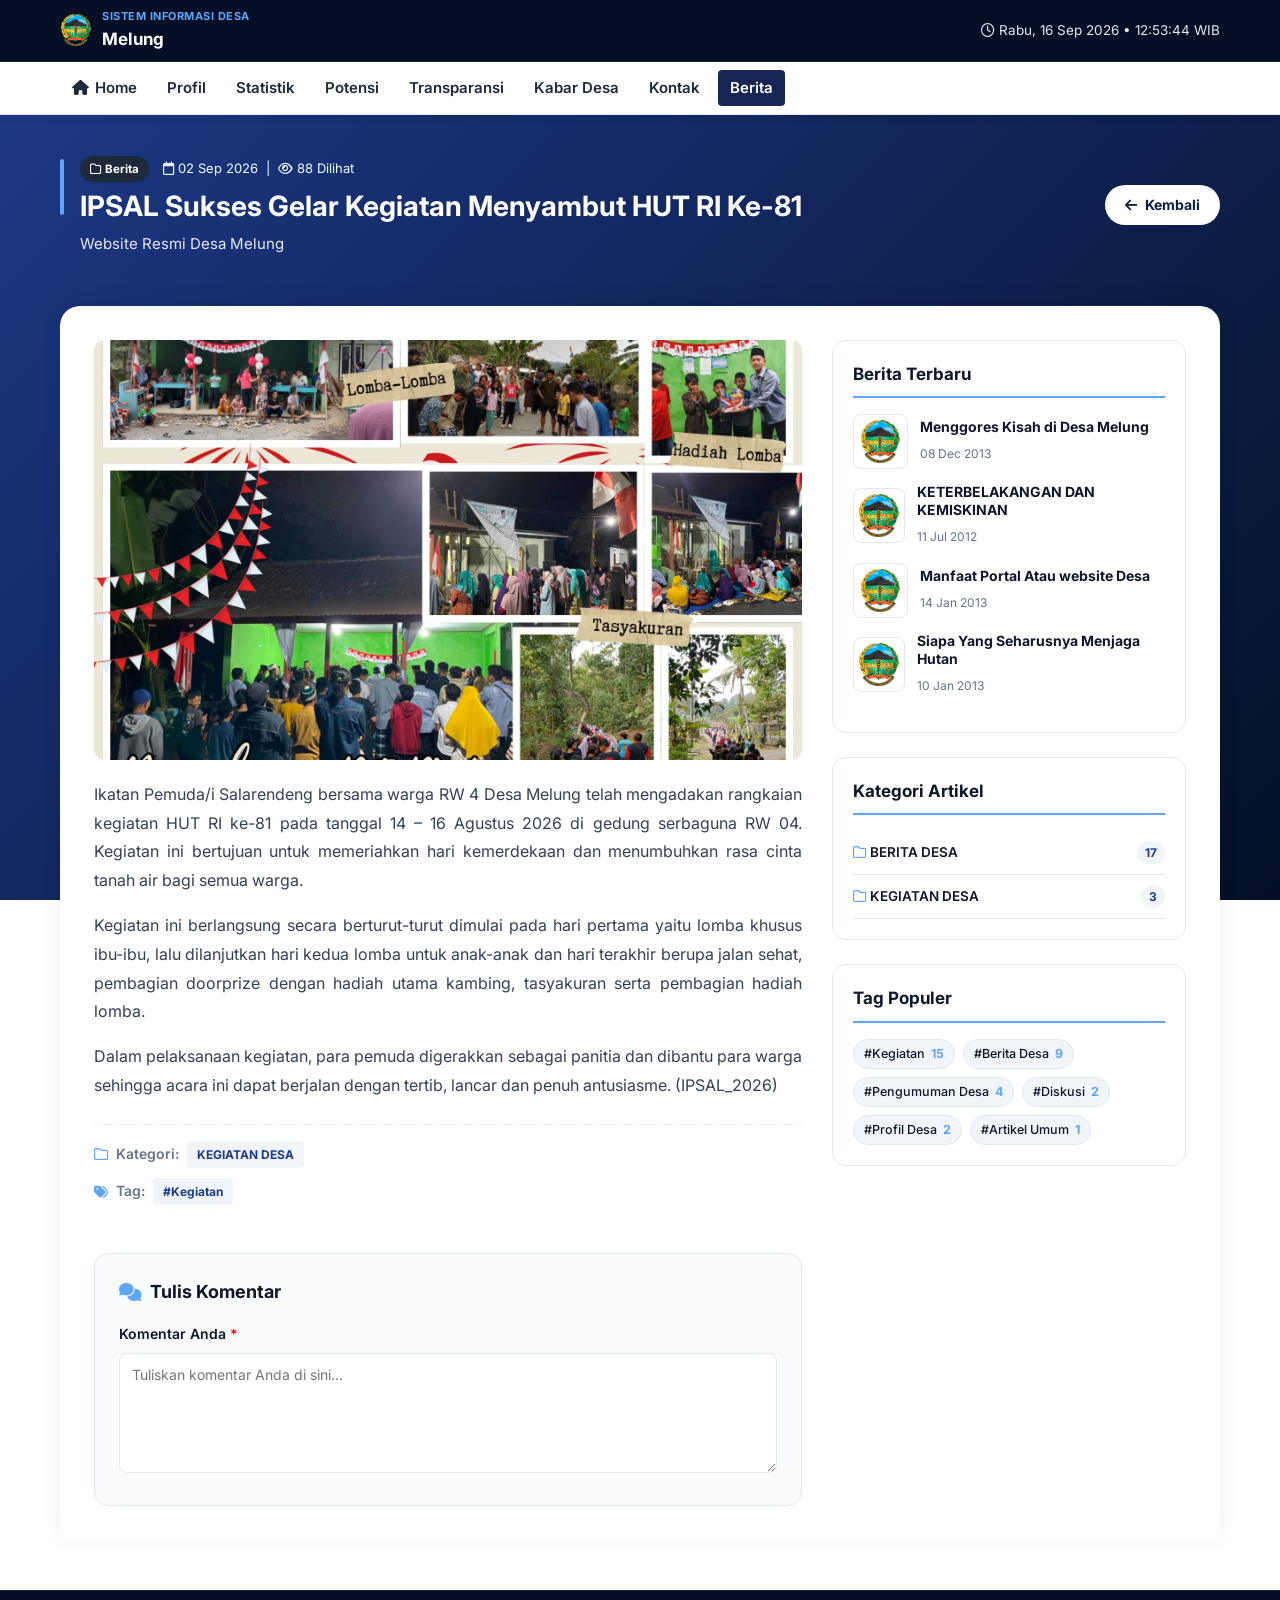
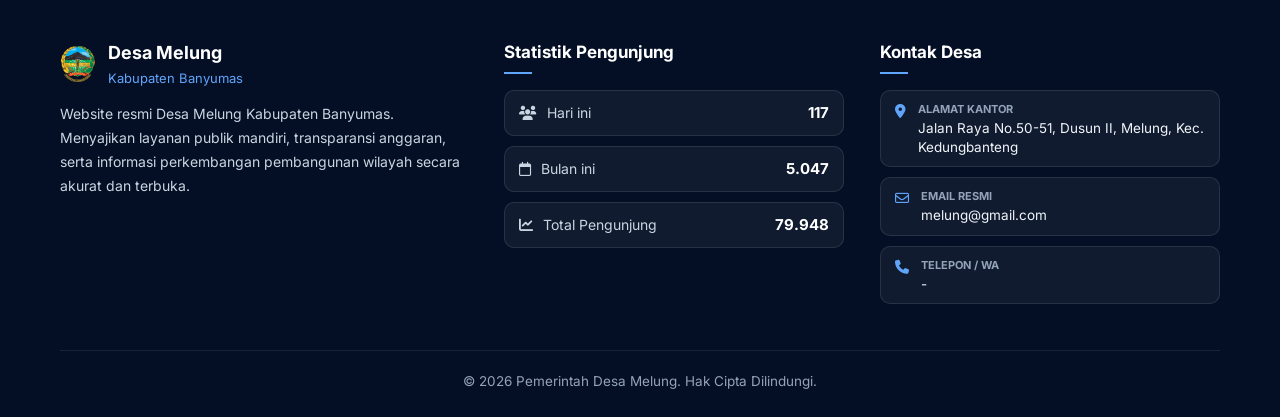
<file: Berita Melung/isi berita 1.html>
<!DOCTYPE html>
<html lang="id">
<head>
  <meta charset="UTF-8" />
  <meta name="viewport" content="width=device-width, initial-scale=1.0" />
  <title>IPSAL Sukses Gelar Kegiatan Menyambut HUT RI Ke-81 - Desa Melung</title>
  
  <!-- PEMBARUAN: Memanggil file CSS yang benar -->
  <link rel="shortcut icon" type="image/x-icon" href="logo.png">
  <link rel="stylesheet" href="style berita.css" />
  
  <link rel="preconnect" href="https://fonts.googleapis.com">
  <link rel="preconnect" href="https://fonts.gstatic.com" crossorigin>
  <link href="https://fonts.googleapis.com/css2?family=Inter:wght@400;500;600;700;800&display=swap" rel="stylesheet">
  <link rel="stylesheet" href="https://cdnjs.cloudflare.com/ajax/libs/font-awesome/6.5.1/css/all.min.css" />
</head>
<body>

  <header class="top-bar">
    <div class="container-boxed top-bar-content">
      <div class="brand-section">
        <img src="../logo.png" alt="Logo Melung" class="brand-logo" />
        <div>
          <div class="brand-title">Sistem Informasi Desa</div>
          <div class="brand-sub">Melung</div>
        </div>
      </div>
      <div class="top-time">
        <i class="fa-regular fa-clock"></i> Rabu, 16 Sep 2026 • 12:53:44 WIB
      </div>
    </div>
  </header>

  <nav class="main-navbar">
    <div class="container-boxed">
      <ul class="nav-menu">
        <li><a href="#" class="nav-link" onclick="bukaMenuPopup('Home')"><i class="fa-solid fa-house"></i> Home</a></li>
        <li><a href="#" class="nav-link" onclick="bukaMenuPopup('Profil')">Profil</a></li>
        <li><a href="#" class="nav-link" onclick="bukaMenuPopup('Statistik')">Statistik</a></li>
        <li><a href="#" class="nav-link" onclick="bukaMenuPopup('Potensi')">Potensi</a></li>
        <li><a href="#" class="nav-link" onclick="bukaMenuPopup('Transparansi')">Transparansi</a></li>
        <li><a href="#" class="nav-link" onclick="bukaMenuPopup('Kabar Desa')">Kabar Desa</a></li>
        <li><a href="#" class="nav-link" onclick="bukaMenuPopup('Kontak')">Kontak</a></li>
        <li><a href="index berita.html" class="nav-link active">Berita</a></li>
      </ul>
    </div>
  </nav>

  <section class="hero-banner">
    <div class="container-boxed hero-container">
      <div class="hero-left">
        <div class="hero-line"></div>
        <div>
          <div style="margin-bottom: 8px;">
            <span class="card-badge" style="position: relative; top: 0; left: 0; display: inline-block; margin-right: 10px;">
              <i class="fa-regular fa-folder mr-1"></i> Berita
            </span>
            <small style="color: #ecfeff; font-size: 13px;">
              <i class="fa-regular fa-calendar"></i> 02 Sep 2026 &nbsp;|&nbsp; <i class="fa-regular fa-eye"></i> 88 Dilihat
            </small>
          </div>
          <h2 class="hero-title" style="margin-top: 5px;">IPSAL Sukses Gelar Kegiatan Menyambut HUT RI Ke-81</h2>
          <small class="hero-desc" style="display: block; margin-top: 8px;">Website Resmi Desa Melung</small>
        </div>
      </div>
      <div class="hero-right">
        <!-- Tombol kembali ke halaman utama berita -->
        <a href="index berita.html" class="btn-kembali">
          <i class="fa-solid fa-arrow-left"></i>
          <span>Kembali</span>
        </a>
      </div>
    </div>
  </section>

  <main class="main-wrapper">
    <div class="container-boxed">
      <div class="content-box">
        <div class="detail-grid">

          <div>
            <article class="detail-article-card">
              <img src="ipsal.png" alt="Kegiatan HUT RI RW 4 Melung" class="main-detail-img" />
              <div class="article-paragraphs">
                <p>Ikatan Pemuda/i Salarendeng bersama warga RW 4 Desa Melung telah mengadakan rangkaian kegiatan HUT RI ke-81 pada tanggal 14 – 16 Agustus 2026 di gedung serbaguna RW 04. Kegiatan ini bertujuan untuk memeriahkan hari kemerdekaan dan menumbuhkan rasa cinta tanah air bagi semua warga.</p>
                <p>Kegiatan ini berlangsung secara berturut-turut dimulai pada hari pertama yaitu lomba khusus ibu-ibu, lalu dilanjutkan hari kedua lomba untuk anak-anak dan hari terakhir berupa jalan sehat, pembagian doorprize dengan hadiah utama kambing, tasyakuran serta pembagian hadiah lomba.</p>
                <p>Dalam pelaksanaan kegiatan, para pemuda digerakkan sebagai panitia dan dibantu para warga sehingga acara ini dapat berjalan dengan tertib, lancar dan penuh antusiasme. (IPSAL_2026)</p>
              </div>

              <div class="article-taxonomies">
                <div class="tax-row">
                  <i class="fa-regular fa-folder" style="color: var(--blue-accent);"></i>
                  <span>Kategori:</span>
                  <span class="pill-kategori">KEGIATAN DESA</span>
                </div>
                <div class="tax-row">
                  <i class="fa-solid fa-tags" style="color: var(--blue-accent);"></i>
                  <span>Tag:</span>
                  <span class="pill-tag">#Kegiatan</span>
                </div>
              </div>
            </article>

            <section class="comment-card">
              <div class="comment-title">
                <i class="fa-solid fa-comments" style="color: var(--blue-accent);"></i>
                <span>Tulis Komentar</span>
              </div>
              <div>
                <label class="comment-label">Komentar Anda <span style="color: red;">*</span></label>
                <textarea class="comment-textarea" placeholder="Tuliskan komentar Anda di sini..."></textarea>
              </div>
            </section>
          </div>

          <aside>
            <div class="side-widget">
              <h4 class="side-widget-title">Berita Terbaru</h4>
              <div class="side-article-item">
                <img src="logo.png" alt="Logo" class="side-article-img" style="object-fit: contain; padding: 5px; border: 1px solid #e2e8f0;"/>
                <div class="side-article-text">
                  <a href="#">Menggores Kisah di Desa Melung</a>
                  <small>08 Dec 2013</small>
                </div>
              </div>
              <div class="side-article-item">
                <img src="logo.png" alt="Logo" class="side-article-img" style="object-fit: contain; padding: 5px; border: 1px solid #e2e8f0;"/>
                <div class="side-article-text">
                  <a href="#">KETERBELAKANGAN DAN KEMISKINAN</a>
                  <small>11 Jul 2012</small>
                </div>
              </div>
              <div class="side-article-item">
                <img src="logo.png" alt="Logo" class="side-article-img" style="object-fit: contain; padding: 5px; border: 1px solid #e2e8f0;"/>
                <div class="side-article-text">
                  <a href="#">Manfaat Portal Atau website Desa</a>
                  <small>14 Jan 2013</small>
                </div>
              </div>
              <div class="side-article-item">
                <img src="logo.png" alt="Logo" class="side-article-img" style="object-fit: contain; padding: 5px; border: 1px solid #e2e8f0;"/>
                <div class="side-article-text">
                  <a href="#">Siapa Yang Seharusnya Menjaga Hutan</a>
                  <small>10 Jan 2013</small>
                </div>
              </div>
            </div>

            <div class="side-widget">
              <h4 class="side-widget-title">Kategori Artikel</h4>
              <ul class="cat-list">
                <li class="cat-item">
                  <span><i class="fa-regular fa-folder" style="color: var(--blue-accent);"></i> BERITA DESA</span>
                  <span class="cat-count">17</span>
                </li>
                <li class="cat-item">
                  <span><i class="fa-regular fa-folder" style="color: var(--blue-accent);"></i> KEGIATAN DESA</span>
                  <span class="cat-count">3</span>
                </li>
              </ul>
            </div>

            <div class="side-widget">
              <h4 class="side-widget-title">Tag Populer</h4>
              <div class="tags-container">
                <span class="tag-badge">#Kegiatan <span class="tag-count">15</span></span>
                <span class="tag-badge">#Berita Desa <span class="tag-count">9</span></span>
                <span class="tag-badge">#Pengumuman Desa <span class="tag-count">4</span></span>
                <span class="tag-badge">#Diskusi <span class="tag-count">2</span></span>
                <span class="tag-badge">#Profil Desa <span class="tag-count">2</span></span>
                <span class="tag-badge">#Artikel Umum <span class="tag-count">1</span></span>
              </div>
            </div>
          </aside>

        </div>
      </div>
    </div>
  </main>

  <!-- MENU NAVIGASI -->
  <div class="nav-modal-overlay" id="navModal">
    <div class="nav-modal-box">
      <span class="nav-modal-close" onclick="tutupMenuPopup()">&times;</span>
      <div class="nav-modal-icon"><i class="fa-solid fa-circle-info"></i></div>
      <h3 id="navModalTitle">Informasi Menu</h3>
      <p>Anda menekan menu <b id="navModalName">Nama Menu</b>. Halaman ini sedang disimulasikan sebagai Pop-up sesuai permintaan.</p>
      <button class="nav-modal-btn" onclick="tutupMenuPopup()">Tutup</button>
    </div>
  </div>

  <footer class="site-footer">
    <div class="container-boxed">
      <div class="footer-grid">
        <div>
          <div class="footer-brand">
            <img src="../logo.png" alt="Logo Melung" class="footer-logo" />
            <div>
              <div class="footer-brand-title">Desa Melung</div>
              <div class="footer-brand-sub">Kabupaten Banyumas</div>
            </div>
          </div>
          <p class="footer-desc">
            Website resmi Desa Melung Kabupaten Banyumas. Menyajikan layanan publik mandiri, transparansi anggaran, serta informasi perkembangan pembangunan wilayah secara akurat dan terbuka.
          </p>
        </div>
        <div>
          <h4 class="footer-heading">Statistik Pengunjung</h4>
          <div class="stat-item">
            <div class="stat-left"><i class="fa-solid fa-users"></i> Hari ini</div>
            <div class="stat-val">117</div>
          </div>
          <div class="stat-item">
            <div class="stat-left"><i class="fa-regular fa-calendar"></i> Bulan ini</div>
            <div class="stat-val">5.047</div>
          </div>
          <div class="stat-item">
            <div class="stat-left"><i class="fa-solid fa-chart-line"></i> Total Pengunjung</div>
            <div class="stat-val">79.948</div>
          </div>
        </div>
        <div>
          <h4 class="footer-heading">Kontak Desa</h4>
          <div class="contact-card">
            <i class="fa-solid fa-location-dot contact-icon"></i>
            <div>
              <div class="contact-label">Alamat Kantor</div>
              <div class="contact-val">Jalan Raya No.50-51, Dusun II, Melung, Kec. Kedungbanteng</div>
            </div>
          </div>
          <div class="contact-card">
            <i class="fa-regular fa-envelope contact-icon"></i>
            <div>
              <div class="contact-label">Email Resmi</div>
              <div class="contact-val">melung@gmail.com</div>
            </div>
          </div>
          <div class="contact-card">
            <i class="fa-solid fa-phone contact-icon"></i>
            <div>
              <div class="contact-label">Telepon / WA</div>
              <div class="contact-val">-</div>
            </div>
          </div>
        </div>
      </div>
      <div class="footer-copyright">
        &copy; 2026 Pemerintah Desa Melung. Hak Cipta Dilindungi.
      </div>
    </div>
  </footer>

  <script src="script berita.js"></script>
</body>
</html>
</file>
<file: style-custom.css>
:root {
  --blue-darkest: #040f25;
  --blue-dark: #0a1f44;
  --blue-primary: #1e3a8a;
  --blue-pill: #172554;
  --blue-accent: #60a5fa;
  --gradasi-biru: linear-gradient(135deg, #1e3a8a 0%, #040f25 100%);
  
  --card-bg: #ffffff;
  --text-dark: #0f172a;
  --text-muted: #64748b;
  --border-card: #e2e8f0;
  --radius-card: 14px;
  --font-family: 'Inter', sans-serif;
}

*, *::before, *::after {
  box-sizing: border-box;
  margin: 0;
  padding: 0;
}

body {
  font-family: var(--font-family) !important;
  background: var(--gradasi-biru) !important;
  background-attachment: fixed !important;
  color: var(--text-dark) !important;
  line-height: 1.6;
  -webkit-font-smoothing: antialiased;
}

a {
  text-decoration: none !important;
  color: inherit;
  transition: color 0.2s ease;
}

.container-boxed {
  max-width: 1200px;
  margin: 0 auto;
  padding: 0 20px;
  width: 100%;
}

/* TOP BAR & NAVBAR (TEMA PUTIH SERAGAM BERITA) */
.top-bar {
  background-color: var(--blue-darkest);
  color: #ffffff;
  padding: 8px 0;
  border-bottom: 1px solid rgba(255, 255, 255, 0.08);
}
.top-bar-content { display: flex; justify-content: space-between; align-items: center; }
.brand-section { display: flex; align-items: center; gap: 10px; }
.brand-logo { width: 32px; height: 32px; object-fit: contain; }
.brand-title { font-size: 11px; text-transform: uppercase; font-weight: 700; color: var(--blue-accent); letter-spacing: 0.5px; }
.brand-sub { font-size: 17px; font-weight: 700; }
.top-time { font-size: 13.5px; color: #e2e8f0; }

.main-navbar {
  background-color: #ffffff;
  border-bottom: 1px solid var(--border-card);
  position: sticky;
  top: 0;
  z-index: 50;
  box-shadow: 0 2px 10px rgba(0, 0, 0, 0.05);
}
.nav-menu { list-style: none; display: flex; align-items: center; flex-wrap: wrap; gap: 6px; padding: 8px 0; margin: 0; }
.nav-link { font-size: 15px; font-weight: 600; color: #1e293b; padding: 6px 12px; border-radius: 4px; display: inline-flex; align-items: center; gap: 6px; transition: all 0.2s ease; }
.nav-link:hover { color: var(--blue-primary); background-color: #f1f5f9; }
.nav-link.active { background-color: var(--blue-pill); color: #ffffff !important; }

/* HERO BANNER */
.hero-banner { background: transparent; color: #ffffff; padding: 40px 0 50px 0; }
.hero-container { display: flex; justify-content: space-between; align-items: center; gap: 20px; }
.hero-left { display: flex; align-items: flex-start; gap: 16px; }
.hero-line { width: 4px; height: 56px; background-color: var(--blue-accent); border-radius: 4px; margin-top: 4px; flex-shrink: 0; }
.hero-title { font-size: 28px; font-weight: 700; line-height: 1.2; margin-top: 5px; }
.hero-desc { font-size: 15px; color: #e2e8f0; }

.card-badge {
  background-color: #1e293b;
  color: #ffffff;
  font-size: 11.5px;
  font-weight: 700;
  padding: 4px 10px;
  border-radius: 50px;
  display: inline-block;
}

/* MAIN WRAPPER & CONTENT KONTEN SEJARAH */
.main-wrapper { background: transparent; padding-bottom: 50px; }
.content-box { background-color: #ffffff; border-radius: 20px 20px 0 0; padding: 34px; box-shadow: 0 -4px 20px rgba(0, 0, 0, 0.08); }

.detail-grid { display: grid; grid-template-columns: 2fr 1fr; gap: 30px; }
.detail-article-card { background: #ffffff; }

.article-paragraphs h2 {
  font-size: 18px;
  font-weight: 700;
  color: #0f172a;
  margin-top: 20px;
  margin-bottom: 10px;
  padding-bottom: 6px;
  border-bottom: 2px solid var(--border-card);
}
.article-paragraphs h2:first-child { margin-top: 0; }
.article-paragraphs p { font-size: 15.5px; line-height: 1.8; color: #334155; margin-bottom: 16px; text-align: justify; }

/* SIDEBAR WIDGET */
.side-widget { background: #ffffff; border: 1px solid var(--border-card); border-radius: var(--radius-card); padding: 20px; }
.side-widget-title { font-size: 17px; font-weight: 700; margin-bottom: 16px; padding-bottom: 8px; border-bottom: 2px solid var(--blue-accent); }
.side-article-item { display: flex; gap: 12px; margin-bottom: 14px; align-items: center; }
.side-article-img { width: 55px; height: 55px; object-fit: cover; border-radius: 8px; }
.side-article-text a { font-size: 14px; font-weight: 700; color: var(--text-dark); line-height: 1.3; display: block; margin-bottom: 4px; }
.side-article-text a:hover { color: var(--blue-primary); }
.side-article-text small { font-size: 12px; color: var(--text-muted); }

/* FOOTER */
.site-footer { background-color: var(--blue-darkest); color: #ffffff; padding: 48px 0 24px 0; font-size: 15px; border-top: 1px solid rgba(255, 255, 255, 0.08); }
.footer-grid { display: grid; grid-template-columns: 1.2fr 1fr 1fr; gap: 36px; padding-bottom: 36px; }
.footer-brand { display: flex; align-items: center; gap: 12px; margin-bottom: 14px; }
.footer-logo { width: 36px; height: 36px; object-fit: contain; }
.footer-brand-title { font-size: 18px; font-weight: 700; }
.footer-brand-sub { font-size: 13px; color: var(--blue-accent); }
.footer-desc { font-size: 14px; color: #cbd5e1; line-height: 1.7; }
.footer-heading { font-size: 17px; font-weight: 700; margin-bottom: 16px; position: relative; padding-bottom: 8px; }
.footer-heading::after { content: ""; position: absolute; left: 0; bottom: 0; width: 28px; height: 2px; background-color: var(--blue-accent); }
.stat-item, .contact-card { background-color: rgba(255, 255, 255, 0.05); border: 1px solid rgba(255, 255, 255, 0.1); border-radius: 10px; padding: 10px 14px; margin-bottom: 10px; }
.stat-item { display: flex; align-items: center; justify-content: space-between; }
.stat-left { display: flex; align-items: center; gap: 10px; color: #cbd5e1; font-size: 14px; }
.stat-val { font-size: 15px; font-weight: 700; color: #ffffff; }
.contact-card { display: flex; gap: 12px; }
.contact-icon { color: var(--blue-accent); margin-top: 3px; font-size: 14px; }
.contact-label { font-size: 11px; text-transform: uppercase; font-weight: 700; color: #94a3b8; }
.contact-val { font-size: 13.5px; color: #f1f5f9; line-height: 1.4; }
.footer-copyright { border-top: 1px solid rgba(255, 255, 255, 0.08); padding-top: 20px; text-align: center; font-size: 13.5px; color: #94a3b8; }

/* MODAL NAVIGASI POPUP */
.nav-modal-overlay { display: none; position: fixed; z-index: 99999; left: 0; top: 0; width: 100%; height: 100%; background-color: rgba(0, 0, 0, 0.6); justify-content: center; align-items: center; padding: 20px; }
.nav-modal-overlay.active { display: flex; animation: fadeIn 0.3s ease; }
.nav-modal-box { background: #ffffff; padding: 30px; border-radius: 15px; max-width: 400px; width: 100%; text-align: center; position: relative; box-shadow: 0 10px 30px rgba(0,0,0,0.2); transform: translateY(20px); animation: slideUp 0.3s ease forwards; }
.nav-modal-close { position: absolute; top: 15px; right: 20px; font-size: 28px; cursor: pointer; color: #94a3b8; }
.nav-modal-icon { font-size: 40px; color: var(--blue-primary); margin-bottom: 10px; }
.nav-modal-box h3 { font-size: 22px; color: var(--blue-darkest); margin-bottom: 10px; }
.nav-modal-box p { font-size: 15px; color: var(--text-muted); margin-bottom: 20px; }
.nav-modal-btn { background: var(--blue-primary); color: #ffffff; border: none; padding: 8px 24px; border-radius: 8px; font-size: 15px; font-weight: bold; cursor: pointer; }

@keyframes fadeIn { from { opacity: 0; } to { opacity: 1; } }
@keyframes slideUp { to { transform: translateY(0); } }

@media (max-width: 1024px) { .detail-grid { grid-template-columns: 1fr; } }
@media (max-width: 768px) {
  .hero-container { flex-direction: column; align-items: flex-start; }
  .footer-grid { grid-template-columns: 1fr; }
  .content-box { padding: 20px 16px; }
  .top-bar-content { flex-direction: column; gap: 8px; align-items: flex-start; }
}
</file>
<file: Berita Melung/style-custom.css>
:root {
  /* Variabel Warna: Gradasi Biru Tua & Gelap */
  --blue-darkest: #040f25;
  --blue-dark: #0a1f44;
  --blue-primary: #1e3a8a;
  --blue-pill: #172554;
  --blue-accent: #60a5fa;
  --gradasi-biru: linear-gradient(135deg, #1e3a8a 0%, #040f25 100%);
  
  --card-bg: #ffffff;
  --text-dark: #0f172a;
  --text-muted: #64748b;
  --border-card: #e2e8f0;
  --radius-card: 14px;
  --font-family: 'Inter', sans-serif;
}

/* RESET & BASE STYLES */
*, *::before, *::after {
  box-sizing: border-box;
  margin: 0;
  padding: 0;
}

body {
  font-family: var(--font-family) !important;
  background: var(--gradasi-biru) !important;
  background-attachment: fixed !important;
  color: var(--text-dark) !important;
  line-height: 1.6;
  -webkit-font-smoothing: antialiased;
}

a {
  text-decoration: none !important;
  color: inherit;
  transition: color 0.2s ease;
}

img {
  max-width: 100%;
  height: auto;
  display: block;
}

.container-boxed {
  max-width: 1200px;
  margin: 0 auto;
  padding: 0 20px;
  width: 100%;
}

/* TOP BAR & NAVBAR */
.top-bar {
  background-color: var(--blue-darkest);
  color: #ffffff;
  padding: 8px 0;
  border-bottom: 1px solid rgba(255, 255, 255, 0.08);
}
.top-bar-content { display: flex; justify-content: space-between; align-items: center; }
.brand-section { display: flex; align-items: center; gap: 10px; }
.brand-logo { width: 32px; height: 32px; object-fit: contain; }
.brand-title { font-size: 11px; text-transform: uppercase; font-weight: 700; color: var(--blue-accent); letter-spacing: 0.5px; }
.brand-sub { font-size: 17px; font-weight: 700; }
.top-time { font-size: 13.5px; color: #e2e8f0; }

.main-navbar {
  background-color: #ffffff;
  border-bottom: 1px solid var(--border-card);
  position: sticky;
  top: 0;
  z-index: 50;
  box-shadow: 0 2px 10px rgba(0, 0, 0, 0.05);
}
.nav-menu { list-style: none; display: flex; align-items: center; flex-wrap: wrap; gap: 6px; padding: 8px 0; margin: 0; }
.nav-link { font-size: 15px; font-weight: 600; color: #1e293b; padding: 6px 12px; border-radius: 4px; display: inline-flex; align-items: center; gap: 6px; transition: all 0.2s ease; }
.nav-link:hover { color: var(--blue-primary); background-color: #f1f5f9; }
.nav-link.active { background-color: var(--blue-pill); color: #ffffff !important; }

/* HERO BANNER */
.hero-banner { background: transparent; color: #ffffff; padding: 40px 0 50px 0; }
.hero-container { display: flex; justify-content: space-between; align-items: center; gap: 20px; }
.hero-left { display: flex; align-items: flex-start; gap: 16px; }
.hero-line { width: 4px; height: 56px; background-color: var(--blue-accent); border-radius: 4px; margin-top: 4px; flex-shrink: 0; }
.hero-title { font-size: 28px; font-weight: 700; line-height: 1.2; margin-top: 5px; }
.hero-subtitle { font-size: 26px; font-weight: 700; color: var(--blue-accent); line-height: 1.2; margin-bottom: 4px; }
.hero-desc { font-size: 15px; color: #e2e8f0; }

.btn-kembali {
  background-color: #ffffff;
  color: var(--blue-dark);
  padding: 9px 20px;
  border-radius: 50px;
  font-size: 14px;
  font-weight: 700;
  display: inline-flex;
  align-items: center;
  gap: 8px;
  white-space: nowrap;
  transition: all 0.2s ease;
}
.btn-kembali:hover { background-color: #f8fafc; transform: translateY(-2px); }

/* MAIN WRAPPER & CONTENT BOX */
.main-wrapper { background: transparent; padding-bottom: 50px; }
.content-box { background-color: #ffffff; border-radius: 20px 20px 0 0; padding: 34px; box-shadow: 0 -4px 20px rgba(0, 0, 0, 0.08); }

/* NEWS GRID & CARDS (HALAMAN UTAMA) */
.news-header { display: flex; justify-content: space-between; align-items: flex-start; margin-bottom: 24px; }
.title-row { display: flex; align-items: center; gap: 10px; margin-bottom: 4px; }
.section-title { font-size: 22px; font-weight: 700; color: #0f172a; }
.section-subtitle { font-size: 15px; color: var(--text-muted); }
.badge-total { background-color: var(--blue-pill); color: #ffffff; padding: 6px 18px; border-radius: 50px; font-size: 13.5px; font-weight: 700; }

.news-grid { display: grid; grid-template-columns: repeat(3, 1fr); gap: 24px; }
.news-card { background-color: #ffffff; border: 1px solid var(--border-card); border-radius: var(--radius-card); overflow: hidden; display: flex; flex-direction: column; transition: transform 0.3s ease, box-shadow 0.3s ease; }
.news-card:hover { transform: translateY(-5px); box-shadow: 0 10px 20px rgba(0, 0, 0, 0.08); }
.card-image-wrap { position: relative; width: 100%; height: 200px; background-color: #f1f5f9; overflow: hidden; cursor: pointer; display: block; }
.card-thumb { width: 100%; height: 100%; object-fit: cover; display: block; transition: transform 0.4s ease; }
.card-image-wrap:hover .card-thumb { transform: scale(1.05); }
.card-badge { position: absolute; top: 12px; left: 12px; background-color: #1e293b; color: #ffffff; font-size: 11.5px; font-weight: 700; padding: 4px 10px; border-radius: 50px; z-index: 2; }
.card-content { padding: 18px; display: flex; flex-direction: column; flex-grow: 1; }
.card-title { font-size: 16.5px; font-weight: 700; line-height: 1.45; color: #0f172a; margin-bottom: 24px; display: -webkit-box; -webkit-line-clamp: 2; -webkit-box-orient: vertical; overflow: hidden; height: 48px; }
.card-title a:hover { color: var(--blue-primary); }
.card-footer { margin-top: auto; display: flex; justify-content: space-between; align-items: center; }
.meta-stats { display: flex; align-items: center; gap: 10px; font-size: 13.5px; color: #94a3b8; }
.date-text { color: #f59e0b; font-weight: 600; display: flex; align-items: center; gap: 4px; }
.views-text { display: flex; align-items: center; gap: 4px; color: #64748b; }
.btn-baca { background-color: var(--blue-primary); color: #ffffff !important; font-size: 13.5px; font-weight: 700; padding: 6px 14px; border-radius: 6px; display: inline-flex; align-items: center; gap: 6px; transition: background-color 0.2s ease; }
.btn-baca:hover { background-color: var(--blue-darkest); }

/* STYLE TAMBAHAN UNTUK HALAMAN DETAIL BERITA */
.detail-grid { display: grid; grid-template-columns: 2fr 1fr; gap: 30px; }
.detail-article-card { background: #ffffff; padding: 0 0 24px 0; margin-bottom: 24px; }
.main-detail-img { width: 100%; max-height: 420px; object-fit: cover; border-radius: 10px; margin-bottom: 20px; }
.article-paragraphs p { font-size: 16px; line-height: 1.8; color: #334155; margin-bottom: 16px; text-align: justify; }
.article-taxonomies { border-top: 1px dashed var(--border-card); padding-top: 16px; margin-top: 24px; display: flex; flex-direction: column; gap: 10px; }
.tax-row { display: flex; align-items: center; gap: 8px; font-size: 14px; color: var(--text-muted); font-weight: 600; }
.pill-kategori, .pill-tag { background: #f1f5f9; color: var(--blue-primary); padding: 4px 10px; border-radius: 4px; font-weight: 700; font-size: 12px; display: inline-block; }

.comment-card { background: #f8fafc; border: 1px solid var(--border-card); border-radius: var(--radius-card); padding: 24px; }
.comment-title { font-size: 18px; font-weight: 700; margin-bottom: 16px; display: flex; align-items: center; gap: 8px; }
.comment-label { display: block; font-size: 14px; font-weight: 600; margin-bottom: 8px; }
.comment-textarea { width: 100%; height: 120px; padding: 12px; border: 1px solid var(--border-card); border-radius: 8px; font-family: inherit; font-size: 14px; resize: vertical; outline: none; transition: border 0.3s; }
.comment-textarea:focus { border-color: var(--blue-primary); }

/* Sidebar Widgets (Detail Page) */
.side-widget { background: #ffffff; border: 1px solid var(--border-card); border-radius: var(--radius-card); padding: 20px; margin-bottom: 24px; }
.side-widget-title { font-size: 17px; font-weight: 700; margin-bottom: 16px; padding-bottom: 8px; border-bottom: 2px solid var(--blue-accent); }
.side-article-item { display: flex; gap: 12px; margin-bottom: 14px; align-items: center; }
.side-article-img { width: 55px; height: 55px; object-fit: cover; border-radius: 8px; }
.side-article-text a { font-size: 14px; font-weight: 700; color: var(--text-dark); line-height: 1.3; display: block; margin-bottom: 4px; }
.side-article-text a:hover { color: var(--blue-primary); }
.side-article-text small { font-size: 12px; color: var(--text-muted); }
.cat-list { list-style: none; }
.cat-item { display: flex; justify-content: space-between; align-items: center; padding: 10px 0; border-bottom: 1px solid var(--border-card); font-size: 13.5px; font-weight: 600; }
.cat-count { background: #f1f5f9; padding: 2px 8px; border-radius: 12px; font-size: 12px; font-weight: bold; color: var(--blue-primary); }
.tags-container { display: flex; flex-wrap: wrap; gap: 8px; }
.tag-badge { background: #f1f5f9; border: 1px solid var(--border-card); padding: 4px 10px; border-radius: 50px; font-size: 12.5px; font-weight: 500; color: var(--text-dark); transition: 0.3s; cursor: pointer; }
.tag-badge:hover { background: var(--blue-primary); color: #fff; }
.tag-count { color: var(--blue-accent); font-weight: bold; margin-left: 3px; }

/* PAGINASI */
.pagination-wrap { display: flex; justify-content: center; align-items: center; gap: 6px; margin-top: 40px; }
.page-btn { width: 36px; height: 36px; display: inline-flex; align-items: center; justify-content: center; border-radius: 8px; border: 1px solid var(--border-card); font-size: 14px; font-weight: 700; color: #334155; background-color: #ffffff; transition: all 0.2s ease; }
.page-btn:hover { border-color: var(--blue-primary); color: var(--blue-primary); }
.page-btn.active { background-color: var(--blue-primary); color: #ffffff; border-color: var(--blue-primary); }

/* FOOTER */
.site-footer { background-color: var(--blue-darkest); color: #ffffff; padding: 48px 0 24px 0; font-size: 15px; border-top: 1px solid rgba(255, 255, 255, 0.08); }
.footer-grid { display: grid; grid-template-columns: 1.2fr 1fr 1fr; gap: 36px; padding-bottom: 36px; }
.footer-brand { display: flex; align-items: center; gap: 12px; margin-bottom: 14px; }
.footer-logo { width: 36px; height: 36px; object-fit: contain; }
.footer-brand-title { font-size: 18px; font-weight: 700; }
.footer-brand-sub { font-size: 13px; color: var(--blue-accent); }
.footer-desc { font-size: 14px; color: #cbd5e1; line-height: 1.7; }
.footer-heading { font-size: 17px; font-weight: 700; margin-bottom: 16px; position: relative; padding-bottom: 8px; }
.footer-heading::after { content: ""; position: absolute; left: 0; bottom: 0; width: 28px; height: 2px; background-color: var(--blue-accent); }
.stat-item, .contact-card { background-color: rgba(255, 255, 255, 0.05); border: 1px solid rgba(255, 255, 255, 0.1); border-radius: 10px; padding: 10px 14px; margin-bottom: 10px; }
.stat-item { display: flex; align-items: center; justify-content: space-between; }
.stat-left { display: flex; align-items: center; gap: 10px; color: #cbd5e1; font-size: 14px; }
.stat-val { font-size: 15px; font-weight: 700; color: #ffffff; }
.contact-card { display: flex; gap: 12px; }
.contact-icon { color: var(--blue-accent); margin-top: 3px; font-size: 14px; }
.contact-label { font-size: 11px; text-transform: uppercase; font-weight: 700; color: #94a3b8; }
.contact-val { font-size: 13.5px; color: #f1f5f9; line-height: 1.4; }
.footer-copyright { border-top: 1px solid rgba(255, 255, 255, 0.08); padding-top: 20px; text-align: center; font-size: 13.5px; color: #94a3b8; }

/* MODAL NAVIGASI */
.nav-modal-overlay { display: none; position: fixed; z-index: 99999; left: 0; top: 0; width: 100%; height: 100%; background-color: rgba(0, 0, 0, 0.6); justify-content: center; align-items: center; padding: 20px; }
.nav-modal-overlay.active { display: flex; animation: fadeIn 0.3s ease; }
.nav-modal-box { background: #ffffff; padding: 30px; border-radius: 15px; max-width: 400px; width: 100%; text-align: center; position: relative; box-shadow: 0 10px 30px rgba(0,0,0,0.2); transform: translateY(20px); animation: slideUp 0.3s ease forwards; }
.nav-modal-close { position: absolute; top: 15px; right: 20px; font-size: 28px; cursor: pointer; color: #94a3b8; }
.nav-modal-icon { font-size: 40px; color: var(--blue-primary); margin-bottom: 10px; }
.nav-modal-box h3 { font-size: 22px; color: var(--blue-darkest); margin-bottom: 10px; }
.nav-modal-box p { font-size: 15px; color: var(--text-muted); margin-bottom: 20px; }
.nav-modal-btn { background: var(--blue-primary); color: #ffffff; border: none; padding: 8px 24px; border-radius: 8px; font-size: 15px; font-weight: bold; cursor: pointer; }
@keyframes fadeIn { from { opacity: 0; } to { opacity: 1; } }
@keyframes slideUp { to { transform: translateY(0); } }

/* RESPONSIVE */
@media (max-width: 1024px) {
  .news-grid { grid-template-columns: repeat(2, 1fr); }
  .detail-grid { grid-template-columns: 1fr; }
}
@media (max-width: 768px) {
  .hero-container { flex-direction: column; align-items: flex-start; }
  .news-grid, .footer-grid { grid-template-columns: 1fr; }
  .content-box { padding: 20px 16px; }
  .top-bar-content { flex-direction: column; gap: 8px; align-items: flex-start; }
  .news-header { flex-direction: column; gap: 12px; }
}
</file>
<file: isi-berita/style-custom.css>
:root {
  --blue-darkest: #040f25;
  --blue-dark: #0a1f44;
  --blue-primary: #1e3a8a;
  --blue-pill: #172554;
  --blue-accent: #60a5fa;
  --gradasi-biru: linear-gradient(135deg, #1e3a8a 0%, #040f25 100%);
  
  --card-bg: #ffffff;
  --text-dark: #0f172a;
  --text-muted: #64748b;
  --border-card: #e2e8f0;
  --radius-card: 14px;
  --font-family: 'Inter', sans-serif;
}

/* RESET & BASE STYLES */
*, *::before, *::after {
  box-sizing: border-box;
  margin: 0;
  padding: 0;
}

body {
  font-family: var(--font-family) !important;
  background: var(--gradasi-biru) !important;
  background-attachment: fixed !important;
  color: var(--text-dark) !important;
  line-height: 1.6;
  -webkit-font-smoothing: antialiased;
}

a {
  text-decoration: none !important;
  color: inherit;
  transition: color 0.2s ease;
}

img {
  max-width: 100%;
  height: auto;
  display: block;
}

.container-boxed {
  max-width: 1200px;
  margin: 0 auto;
  padding: 0 20px;
  width: 100%;
}

/* TOP BAR & NAVBAR */
.top-bar {
  background-color: var(--blue-darkest);
  color: #ffffff;
  padding: 8px 0;
  border-bottom: 1px solid rgba(255, 255, 255, 0.08);
}
.top-bar-content { display: flex; justify-content: space-between; align-items: center; }
.brand-section { display: flex; align-items: center; gap: 10px; }
.brand-logo { width: 32px; height: 32px; object-fit: contain; }
.brand-title { font-size: 11px; text-transform: uppercase; font-weight: 700; color: var(--blue-accent); letter-spacing: 0.5px; }
.brand-sub { font-size: 17px; font-weight: 700; }
.top-time { font-size: 13.5px; color: #e2e8f0; }

.main-navbar {
  background-color: #ffffff;
  border-bottom: 1px solid var(--border-card);
  position: sticky;
  top: 0;
  z-index: 50;
  box-shadow: 0 2px 10px rgba(0, 0, 0, 0.05);
}
.nav-menu { list-style: none; display: flex; align-items: center; flex-wrap: wrap; gap: 6px; padding: 8px 0; margin: 0; }
.nav-link { font-size: 15px; font-weight: 600; color: #1e293b; padding: 6px 12px; border-radius: 4px; display: inline-flex; align-items: center; gap: 6px; transition: all 0.2s ease; }
.nav-link:hover { color: var(--blue-primary); background-color: #f1f5f9; }
.nav-link.active { background-color: var(--blue-pill); color: #ffffff !important; }

/* HERO BANNER */
.hero-banner { background: transparent; color: #ffffff; padding: 40px 0 50px 0; }
.hero-container { display: flex; justify-content: space-between; align-items: center; gap: 20px; }
.hero-left { display: flex; align-items: flex-start; gap: 16px; }
.hero-line { width: 4px; height: 56px; background-color: var(--blue-accent); border-radius: 4px; margin-top: 4px; flex-shrink: 0; }
.hero-title { font-size: 28px; font-weight: 700; line-height: 1.2; margin-top: 5px; }
.hero-subtitle { font-size: 26px; font-weight: 700; color: var(--blue-accent); line-height: 1.2; margin-bottom: 4px; }
.hero-desc { font-size: 15px; color: #e2e8f0; }

.btn-kembali {
  background-color: #ffffff;
  color: var(--blue-dark);
  padding: 9px 20px;
  border-radius: 50px;
  font-size: 14px;
  font-weight: 700;
  display: inline-flex;
  align-items: center;
  gap: 8px;
  white-space: nowrap;
  transition: all 0.2s ease;
}
.btn-kembali:hover { background-color: #f8fafc; transform: translateY(-2px); }

/* MAIN WRAPPER & CONTENT BOX */
.main-wrapper { background: transparent; padding-bottom: 50px; }
.content-box { background-color: #ffffff; border-radius: 20px 20px 0 0; padding: 34px; box-shadow: 0 -4px 20px rgba(0, 0, 0, 0.08); }

/* NEWS GRID & CARDS (HALAMAN UTAMA) */
.news-header { display: flex; justify-content: space-between; align-items: flex-start; margin-bottom: 24px; }
.title-row { display: flex; align-items: center; gap: 10px; margin-bottom: 4px; }
.section-title { font-size: 22px; font-weight: 700; color: #0f172a; }
.section-subtitle { font-size: 15px; color: var(--text-muted); }
.badge-total { background-color: var(--blue-pill); color: #ffffff; padding: 6px 18px; border-radius: 50px; font-size: 13.5px; font-weight: 700; }

.news-grid { display: grid; grid-template-columns: repeat(3, 1fr); gap: 24px; }
.news-card { background-color: #ffffff; border: 1px solid var(--border-card); border-radius: var(--radius-card); overflow: hidden; display: flex; flex-direction: column; transition: transform 0.3s ease, box-shadow 0.3s ease; }
.news-card:hover { transform: translateY(-5px); box-shadow: 0 10px 20px rgba(0, 0, 0, 0.08); }
.card-image-wrap { position: relative; width: 100%; height: 200px; background-color: #f1f5f9; overflow: hidden; cursor: pointer; display: block; }
.card-thumb { width: 100%; height: 100%; object-fit: cover; display: block; transition: transform 0.4s ease; }
.card-image-wrap:hover .card-thumb { transform: scale(1.05); }
.card-badge { position: absolute; top: 12px; left: 12px; background-color: #1e293b; color: #ffffff; font-size: 11.5px; font-weight: 700; padding: 4px 10px; border-radius: 50px; z-index: 2; }
.card-content { padding: 18px; display: flex; flex-direction: column; flex-grow: 1; }
.card-title { font-size: 16.5px; font-weight: 700; line-height: 1.45; color: #0f172a; margin-bottom: 24px; display: -webkit-box; -webkit-line-clamp: 2; -webkit-box-orient: vertical; overflow: hidden; height: 48px; }
.card-title a:hover { color: var(--blue-primary); }
.card-footer { margin-top: auto; display: flex; justify-content: space-between; align-items: center; }
.meta-stats { display: flex; align-items: center; gap: 10px; font-size: 13.5px; color: #94a3b8; }
.date-text { color: #f59e0b; font-weight: 600; display: flex; align-items: center; gap: 4px; }
.views-text { display: flex; align-items: center; gap: 4px; color: #64748b; }
.btn-baca { background-color: var(--blue-primary); color: #ffffff !important; font-size: 13.5px; font-weight: 700; padding: 6px 14px; border-radius: 6px; display: inline-flex; align-items: center; gap: 6px; transition: background-color 0.2s ease; }
.btn-baca:hover { background-color: var(--blue-darkest); }

/* STYLE TAMBAHAN UNTUK HALAMAN DETAIL BERITA */
.detail-grid { display: grid; grid-template-columns: 2fr 1fr; gap: 30px; }
.detail-article-card { background: #ffffff; padding: 0 0 24px 0; margin-bottom: 24px; }
.main-detail-img { width: 100%; max-height: 420px; object-fit: cover; border-radius: 10px; margin-bottom: 20px; }
.article-paragraphs p { font-size: 16px; line-height: 1.8; color: #334155; margin-bottom: 16px; text-align: justify; }
.article-taxonomies { border-top: 1px dashed var(--border-card); padding-top: 16px; margin-top: 24px; display: flex; flex-direction: column; gap: 10px; }
.tax-row { display: flex; align-items: center; gap: 8px; font-size: 14px; color: var(--text-muted); font-weight: 600; }
.pill-kategori, .pill-tag { background: #f1f5f9; color: var(--blue-primary); padding: 4px 10px; border-radius: 4px; font-weight: 700; font-size: 12px; display: inline-block; }

.comment-card { background: #f8fafc; border: 1px solid var(--border-card); border-radius: var(--radius-card); padding: 24px; }
.comment-title { font-size: 18px; font-weight: 700; margin-bottom: 16px; display: flex; align-items: center; gap: 8px; }
.comment-label { display: block; font-size: 14px; font-weight: 600; margin-bottom: 8px; }
.comment-textarea { width: 100%; height: 120px; padding: 12px; border: 1px solid var(--border-card); border-radius: 8px; font-family: inherit; font-size: 14px; resize: vertical; outline: none; transition: border 0.3s; }
.comment-textarea:focus { border-color: var(--blue-primary); }

/* Sidebar Widgets (Detail Page) */
.side-widget { background: #ffffff; border: 1px solid var(--border-card); border-radius: var(--radius-card); padding: 20px; margin-bottom: 24px; }
.side-widget-title { font-size: 17px; font-weight: 700; margin-bottom: 16px; padding-bottom: 8px; border-bottom: 2px solid var(--blue-accent); }
.side-article-item { display: flex; gap: 12px; margin-bottom: 14px; align-items: center; }
.side-article-img { width: 55px; height: 55px; object-fit: cover; border-radius: 8px; }
.side-article-text a { font-size: 14px; font-weight: 700; color: var(--text-dark); line-height: 1.3; display: block; margin-bottom: 4px; }
.side-article-text a:hover { color: var(--blue-primary); }
.side-article-text small { font-size: 12px; color: var(--text-muted); }
.cat-list { list-style: none; }
.cat-item { display: flex; justify-content: space-between; align-items: center; padding: 10px 0; border-bottom: 1px solid var(--border-card); font-size: 13.5px; font-weight: 600; }
.cat-count { background: #f1f5f9; padding: 2px 8px; border-radius: 12px; font-size: 12px; font-weight: bold; color: var(--blue-primary); }
.tags-container { display: flex; flex-wrap: wrap; gap: 8px; }
.tag-badge { background: #f1f5f9; border: 1px solid var(--border-card); padding: 4px 10px; border-radius: 50px; font-size: 12.5px; font-weight: 500; color: var(--text-dark); transition: 0.3s; cursor: pointer; }
.tag-badge:hover { background: var(--blue-primary); color: #fff; }
.tag-count { color: var(--blue-accent); font-weight: bold; margin-left: 3px; }

/* PAGINASI */
.pagination-wrap { display: flex; justify-content: center; align-items: center; gap: 6px; margin-top: 40px; }
.page-btn { width: 36px; height: 36px; display: inline-flex; align-items: center; justify-content: center; border-radius: 8px; border: 1px solid var(--border-card); font-size: 14px; font-weight: 700; color: #334155; background-color: #ffffff; transition: all 0.2s ease; }
.page-btn:hover { border-color: var(--blue-primary); color: var(--blue-primary); }
.page-btn.active { background-color: var(--blue-primary); color: #ffffff; border-color: var(--blue-primary); }

/* FOOTER */
.site-footer { background-color: var(--blue-darkest); color: #ffffff; padding: 48px 0 24px 0; font-size: 15px; border-top: 1px solid rgba(255, 255, 255, 0.08); }
.footer-grid { display: grid; grid-template-columns: 1.2fr 1fr 1fr; gap: 36px; padding-bottom: 36px; }
.footer-brand { display: flex; align-items: center; gap: 12px; margin-bottom: 14px; }
.footer-logo { width: 36px; height: 36px; object-fit: contain; }
.footer-brand-title { font-size: 18px; font-weight: 700; }
.footer-brand-sub { font-size: 13px; color: var(--blue-accent); }
.footer-desc { font-size: 14px; color: #cbd5e1; line-height: 1.7; }
.footer-heading { font-size: 17px; font-weight: 700; margin-bottom: 16px; position: relative; padding-bottom: 8px; }
.footer-heading::after { content: ""; position: absolute; left: 0; bottom: 0; width: 28px; height: 2px; background-color: var(--blue-accent); }
.stat-item, .contact-card { background-color: rgba(255, 255, 255, 0.05); border: 1px solid rgba(255, 255, 255, 0.1); border-radius: 10px; padding: 10px 14px; margin-bottom: 10px; }
.stat-item { display: flex; align-items: center; justify-content: space-between; }
.stat-left { display: flex; align-items: center; gap: 10px; color: #cbd5e1; font-size: 14px; }
.stat-val { font-size: 15px; font-weight: 700; color: #ffffff; }
.contact-card { display: flex; gap: 12px; }
.contact-icon { color: var(--blue-accent); margin-top: 3px; font-size: 14px; }
.contact-label { font-size: 11px; text-transform: uppercase; font-weight: 700; color: #94a3b8; }
.contact-val { font-size: 13.5px; color: #f1f5f9; line-height: 1.4; }
.footer-copyright { border-top: 1px solid rgba(255, 255, 255, 0.08); padding-top: 20px; text-align: center; font-size: 13.5px; color: #94a3b8; }

/* MODAL NAVIGASI */
.nav-modal-overlay { display: none; position: fixed; z-index: 99999; left: 0; top: 0; width: 100%; height: 100%; background-color: rgba(0, 0, 0, 0.6); justify-content: center; align-items: center; padding: 20px; }
.nav-modal-overlay.active { display: flex; animation: fadeIn 0.3s ease; }
.nav-modal-box { background: #ffffff; padding: 30px; border-radius: 15px; max-width: 400px; width: 100%; text-align: center; position: relative; box-shadow: 0 10px 30px rgba(0,0,0,0.2); transform: translateY(20px); animation: slideUp 0.3s ease forwards; }
.nav-modal-close { position: absolute; top: 15px; right: 20px; font-size: 28px; cursor: pointer; color: #94a3b8; }
.nav-modal-icon { font-size: 40px; color: var(--blue-primary); margin-bottom: 10px; }
.nav-modal-box h3 { font-size: 22px; color: var(--blue-darkest); margin-bottom: 10px; }
.nav-modal-box p { font-size: 15px; color: var(--text-muted); margin-bottom: 20px; }
.nav-modal-btn { background: var(--blue-primary); color: #ffffff; border: none; padding: 8px 24px; border-radius: 8px; font-size: 15px; font-weight: bold; cursor: pointer; }
@keyframes fadeIn { from { opacity: 0; } to { opacity: 1; } }
@keyframes slideUp { to { transform: translateY(0); } }

/* RESPONSIVE */
@media (max-width: 1024px) {
  .news-grid { grid-template-columns: repeat(2, 1fr); }
  .detail-grid { grid-template-columns: 1fr; }
}
@media (max-width: 768px) {
  .hero-container { flex-direction: column; align-items: flex-start; }
  .news-grid, .footer-grid { grid-template-columns: 1fr; }
  .content-box { padding: 20px 16px; }
  .top-bar-content { flex-direction: column; gap: 8px; align-items: flex-start; }
  .news-header { flex-direction: column; gap: 12px; }
}
</file>
<file: style menu.css>
:root {
  --blue-darkest: #040f25;
  --blue-dark: #0a1f44;
  --blue-primary: #1e3a8a;
  --blue-pill: #172554;
  --blue-accent: #60a5fa;
  --gradasi-biru: linear-gradient(135deg, #1e3a8a 0%, #040f25 100%);
  
  --card-bg: #ffffff;
  --text-dark: #0f172a;
  --text-muted: #64748b;
  --border-card: #e2e8f0;
  --radius-card: 14px;
  --font-family: 'Inter', sans-serif;
}

*, *::before, *::after {
  box-sizing: border-box;
  margin: 0;
  padding: 0;
}

body {
  font-family: var(--font-family) !important;
  background: var(--gradasi-biru) !important;
  background-attachment: fixed !important;
  color: var(--text-dark) !important;
  line-height: 1.6;
  -webkit-font-smoothing: antialiased;
}

a {
  text-decoration: none !important;
  color: inherit;
  transition: color 0.2s ease;
}

.container-boxed {
  max-width: 1200px;
  margin: 0 auto;
  padding: 0 20px;
  width: 100%;
}

/* TOP BAR & NAVBAR (TEMA PUTIH SERAGAM BERITA) */
.top-bar {
  background-color: var(--blue-darkest);
  color: #ffffff;
  padding: 8px 0;
  border-bottom: 1px solid rgba(255, 255, 255, 0.08);
}
.top-bar-content { display: flex; justify-content: space-between; align-items: center; }
.brand-section { display: flex; align-items: center; gap: 10px; }
.brand-logo { width: 32px; height: 32px; object-fit: contain; }
.brand-title { font-size: 11px; text-transform: uppercase; font-weight: 700; color: var(--blue-accent); letter-spacing: 0.5px; }
.brand-sub { font-size: 17px; font-weight: 700; }
.top-time { font-size: 13.5px; color: #e2e8f0; }

.main-navbar {
  background-color: #ffffff;
  border-bottom: 1px solid var(--border-card);
  position: sticky;
  top: 0;
  z-index: 50;
  box-shadow: 0 2px 10px rgba(0, 0, 0, 0.05);
}
.nav-menu { list-style: none; display: flex; align-items: center; flex-wrap: wrap; gap: 6px; padding: 8px 0; margin: 0; }
.nav-link { font-size: 15px; font-weight: 600; color: #1e293b; padding: 6px 12px; border-radius: 4px; display: inline-flex; align-items: center; gap: 6px; transition: all 0.2s ease; }
.nav-link:hover { color: var(--blue-primary); background-color: #f1f5f9; }
.nav-link.active { background-color: var(--blue-pill); color: #ffffff !important; }

/* HERO BANNER */
.hero-banner { background: transparent; color: #ffffff; padding: 40px 0 50px 0; }
.hero-container { display: flex; justify-content: space-between; align-items: center; gap: 20px; }
.hero-left { display: flex; align-items: flex-start; gap: 16px; }
.hero-line { width: 4px; height: 56px; background-color: var(--blue-accent); border-radius: 4px; margin-top: 4px; flex-shrink: 0; }
.hero-title { font-size: 28px; font-weight: 700; line-height: 1.2; margin-top: 5px; }
.hero-desc { font-size: 15px; color: #e2e8f0; }

.card-badge {
  background-color: #1e293b;
  color: #ffffff;
  font-size: 11.5px;
  font-weight: 700;
  padding: 4px 10px;
  border-radius: 50px;
  display: inline-block;
}

/* MAIN WRAPPER & CONTENT KONTEN SEJARAH */
.main-wrapper { background: transparent; padding-bottom: 50px; }
.content-box { background-color: #ffffff; border-radius: 20px 20px 0 0; padding: 34px; box-shadow: 0 -4px 20px rgba(0, 0, 0, 0.08); }

.detail-grid { display: grid; grid-template-columns: 2fr 1fr; gap: 30px; }
.detail-article-card { background: #ffffff; }

.article-paragraphs h2 {
  font-size: 18px;
  font-weight: 700;
  color: #0f172a;
  margin-top: 20px;
  margin-bottom: 10px;
  padding-bottom: 6px;
  border-bottom: 2px solid var(--border-card);
}
.article-paragraphs h2:first-child { margin-top: 0; }
.article-paragraphs p { font-size: 15.5px; line-height: 1.8; color: #334155; margin-bottom: 16px; text-align: justify; }

/* SIDEBAR WIDGET */
.side-widget { background: #ffffff; border: 1px solid var(--border-card); border-radius: var(--radius-card); padding: 20px; }
.side-widget-title { font-size: 17px; font-weight: 700; margin-bottom: 16px; padding-bottom: 8px; border-bottom: 2px solid var(--blue-accent); }
.side-article-item { display: flex; gap: 12px; margin-bottom: 14px; align-items: center; }
.side-article-img { width: 55px; height: 55px; object-fit: cover; border-radius: 8px; }
.side-article-text a { font-size: 14px; font-weight: 700; color: var(--text-dark); line-height: 1.3; display: block; margin-bottom: 4px; }
.side-article-text a:hover { color: var(--blue-primary); }
.side-article-text small { font-size: 12px; color: var(--text-muted); }

/* FOOTER */
.site-footer { background-color: var(--blue-darkest); color: #ffffff; padding: 48px 0 24px 0; font-size: 15px; border-top: 1px solid rgba(255, 255, 255, 0.08); }
.footer-grid { display: grid; grid-template-columns: 1.2fr 1fr 1fr; gap: 36px; padding-bottom: 36px; }
.footer-brand { display: flex; align-items: center; gap: 12px; margin-bottom: 14px; }
.footer-logo { width: 36px; height: 36px; object-fit: contain; }
.footer-brand-title { font-size: 18px; font-weight: 700; }
.footer-brand-sub { font-size: 13px; color: var(--blue-accent); }
.footer-desc { font-size: 14px; color: #cbd5e1; line-height: 1.7; }
.footer-heading { font-size: 17px; font-weight: 700; margin-bottom: 16px; position: relative; padding-bottom: 8px; }
.footer-heading::after { content: ""; position: absolute; left: 0; bottom: 0; width: 28px; height: 2px; background-color: var(--blue-accent); }
.stat-item, .contact-card { background-color: rgba(255, 255, 255, 0.05); border: 1px solid rgba(255, 255, 255, 0.1); border-radius: 10px; padding: 10px 14px; margin-bottom: 10px; }
.stat-item { display: flex; align-items: center; justify-content: space-between; }
.stat-left { display: flex; align-items: center; gap: 10px; color: #cbd5e1; font-size: 14px; }
.stat-val { font-size: 15px; font-weight: 700; color: #ffffff; }
.contact-card { display: flex; gap: 12px; }
.contact-icon { color: var(--blue-accent); margin-top: 3px; font-size: 14px; }
.contact-label { font-size: 11px; text-transform: uppercase; font-weight: 700; color: #94a3b8; }
.contact-val { font-size: 13.5px; color: #f1f5f9; line-height: 1.4; }
.footer-copyright { border-top: 1px solid rgba(255, 255, 255, 0.08); padding-top: 20px; text-align: center; font-size: 13.5px; color: #94a3b8; }

/* MODAL NAVIGASI POPUP */
.nav-modal-overlay { display: none; position: fixed; z-index: 99999; left: 0; top: 0; width: 100%; height: 100%; background-color: rgba(0, 0, 0, 0.6); justify-content: center; align-items: center; padding: 20px; }
.nav-modal-overlay.active { display: flex; animation: fadeIn 0.3s ease; }
.nav-modal-box { background: #ffffff; padding: 30px; border-radius: 15px; max-width: 400px; width: 100%; text-align: center; position: relative; box-shadow: 0 10px 30px rgba(0,0,0,0.2); transform: translateY(20px); animation: slideUp 0.3s ease forwards; }
.nav-modal-close { position: absolute; top: 15px; right: 20px; font-size: 28px; cursor: pointer; color: #94a3b8; }
.nav-modal-icon { font-size: 40px; color: var(--blue-primary); margin-bottom: 10px; }
.nav-modal-box h3 { font-size: 22px; color: var(--blue-darkest); margin-bottom: 10px; }
.nav-modal-box p { font-size: 15px; color: var(--text-muted); margin-bottom: 20px; }
.nav-modal-btn { background: var(--blue-primary); color: #ffffff; border: none; padding: 8px 24px; border-radius: 8px; font-size: 15px; font-weight: bold; cursor: pointer; }

@keyframes fadeIn { from { opacity: 0; } to { opacity: 1; } }
@keyframes slideUp { to { transform: translateY(0); } }

@media (max-width: 1024px) { .detail-grid { grid-template-columns: 1fr; } }
@media (max-width: 768px) {
  .hero-container { flex-direction: column; align-items: flex-start; }
  .footer-grid { grid-template-columns: 1fr; }
  .content-box { padding: 20px 16px; }
  .top-bar-content { flex-direction: column; gap: 8px; align-items: flex-start; }
}
</file>
<file: Berita Melung/style berita.css>
:root {
  /* Variabel Warna: Gradasi Biru Tua & Gelap */
  --blue-darkest: #040f25;
  --blue-dark: #0a1f44;
  --blue-primary: #1e3a8a;
  --blue-pill: #172554;
  --blue-accent: #60a5fa;
  --gradasi-biru: linear-gradient(135deg, #1e3a8a 0%, #040f25 100%);
  
  --card-bg: #ffffff;
  --text-dark: #0f172a;
  --text-muted: #64748b;
  --border-card: #e2e8f0;
  --radius-card: 14px;
  --font-family: 'Inter', sans-serif;
}

/* RESET & BASE STYLES */
*, *::before, *::after {
  box-sizing: border-box;
  margin: 0;
  padding: 0;
}

body {
  font-family: var(--font-family) !important;
  background: var(--gradasi-biru) !important;
  background-attachment: fixed !important;
  color: var(--text-dark) !important;
  line-height: 1.6;
  -webkit-font-smoothing: antialiased;
}

a {
  text-decoration: none !important;
  color: inherit;
  transition: color 0.2s ease;
}

img {
  max-width: 100%;
  height: auto;
  display: block;
}

.container-boxed {
  max-width: 1200px;
  margin: 0 auto;
  padding: 0 20px;
  width: 100%;
}

/* TOP BAR & NAVBAR */
.top-bar {
  background-color: var(--blue-darkest);
  color: #ffffff;
  padding: 8px 0;
  border-bottom: 1px solid rgba(255, 255, 255, 0.08);
}
.top-bar-content { display: flex; justify-content: space-between; align-items: center; }
.brand-section { display: flex; align-items: center; gap: 10px; }
.brand-logo { width: 32px; height: 32px; object-fit: contain; }
.brand-title { font-size: 11px; text-transform: uppercase; font-weight: 700; color: var(--blue-accent); letter-spacing: 0.5px; }
.brand-sub { font-size: 17px; font-weight: 700; }
.top-time { font-size: 13.5px; color: #e2e8f0; }

.main-navbar {
  background-color: #ffffff;
  border-bottom: 1px solid var(--border-card);
  position: sticky;
  top: 0;
  z-index: 50;
  box-shadow: 0 2px 10px rgba(0, 0, 0, 0.05);
}
.nav-menu { list-style: none; display: flex; align-items: center; flex-wrap: wrap; gap: 6px; padding: 8px 0; margin: 0; }
.nav-link { font-size: 15px; font-weight: 600; color: #1e293b; padding: 6px 12px; border-radius: 4px; display: inline-flex; align-items: center; gap: 6px; transition: all 0.2s ease; }
.nav-link:hover { color: var(--blue-primary); background-color: #f1f5f9; }
.nav-link.active { background-color: var(--blue-pill); color: #ffffff !important; }

/* HERO BANNER */
.hero-banner { background: transparent; color: #ffffff; padding: 40px 0 50px 0; }
.hero-container { display: flex; justify-content: space-between; align-items: center; gap: 20px; }
.hero-left { display: flex; align-items: flex-start; gap: 16px; }
.hero-line { width: 4px; height: 56px; background-color: var(--blue-accent); border-radius: 4px; margin-top: 4px; flex-shrink: 0; }
.hero-title { font-size: 28px; font-weight: 700; line-height: 1.2; margin-top: 5px; }
.hero-subtitle { font-size: 26px; font-weight: 700; color: var(--blue-accent); line-height: 1.2; margin-bottom: 4px; }
.hero-desc { font-size: 15px; color: #e2e8f0; }

.btn-kembali {
  background-color: #ffffff;
  color: var(--blue-dark);
  padding: 9px 20px;
  border-radius: 50px;
  font-size: 14px;
  font-weight: 700;
  display: inline-flex;
  align-items: center;
  gap: 8px;
  white-space: nowrap;
  transition: all 0.2s ease;
}
.btn-kembali:hover { background-color: #f8fafc; transform: translateY(-2px); }

/* MAIN WRAPPER & CONTENT BOX */
.main-wrapper { background: transparent; padding-bottom: 50px; }
.content-box { background-color: #ffffff; border-radius: 20px 20px 0 0; padding: 34px; box-shadow: 0 -4px 20px rgba(0, 0, 0, 0.08); }

/* NEWS GRID & CARDS (HALAMAN UTAMA) */
.news-header { display: flex; justify-content: space-between; align-items: flex-start; margin-bottom: 24px; }
.title-row { display: flex; align-items: center; gap: 10px; margin-bottom: 4px; }
.section-title { font-size: 22px; font-weight: 700; color: #0f172a; }
.section-subtitle { font-size: 15px; color: var(--text-muted); }
.badge-total { background-color: var(--blue-pill); color: #ffffff; padding: 6px 18px; border-radius: 50px; font-size: 13.5px; font-weight: 700; }

.news-grid { display: grid; grid-template-columns: repeat(3, 1fr); gap: 24px; }
.news-card { background-color: #ffffff; border: 1px solid var(--border-card); border-radius: var(--radius-card); overflow: hidden; display: flex; flex-direction: column; transition: transform 0.3s ease, box-shadow 0.3s ease; }
.news-card:hover { transform: translateY(-5px); box-shadow: 0 10px 20px rgba(0, 0, 0, 0.08); }
.card-image-wrap { position: relative; width: 100%; height: 200px; background-color: #f1f5f9; overflow: hidden; cursor: pointer; display: block; }
.card-thumb { width: 100%; height: 100%; object-fit: cover; display: block; transition: transform 0.4s ease; }
.card-image-wrap:hover .card-thumb { transform: scale(1.05); }
.card-badge { position: absolute; top: 12px; left: 12px; background-color: #1e293b; color: #ffffff; font-size: 11.5px; font-weight: 700; padding: 4px 10px; border-radius: 50px; z-index: 2; }
.card-content { padding: 18px; display: flex; flex-direction: column; flex-grow: 1; }
.card-title { font-size: 16.5px; font-weight: 700; line-height: 1.45; color: #0f172a; margin-bottom: 24px; display: -webkit-box; -webkit-line-clamp: 2; -webkit-box-orient: vertical; overflow: hidden; height: 48px; }
.card-title a:hover { color: var(--blue-primary); }
.card-footer { margin-top: auto; display: flex; justify-content: space-between; align-items: center; }
.meta-stats { display: flex; align-items: center; gap: 10px; font-size: 13.5px; color: #94a3b8; }
.date-text { color: #f59e0b; font-weight: 600; display: flex; align-items: center; gap: 4px; }
.views-text { display: flex; align-items: center; gap: 4px; color: #64748b; }
.btn-baca { background-color: var(--blue-primary); color: #ffffff !important; font-size: 13.5px; font-weight: 700; padding: 6px 14px; border-radius: 6px; display: inline-flex; align-items: center; gap: 6px; transition: background-color 0.2s ease; }
.btn-baca:hover { background-color: var(--blue-darkest); }

/* STYLE TAMBAHAN UNTUK HALAMAN DETAIL BERITA */
.detail-grid { display: grid; grid-template-columns: 2fr 1fr; gap: 30px; }
.detail-article-card { background: #ffffff; padding: 0 0 24px 0; margin-bottom: 24px; }
.main-detail-img { width: 100%; max-height: 420px; object-fit: cover; border-radius: 10px; margin-bottom: 20px; }
.article-paragraphs p { font-size: 16px; line-height: 1.8; color: #334155; margin-bottom: 16px; text-align: justify; }
.article-taxonomies { border-top: 1px dashed var(--border-card); padding-top: 16px; margin-top: 24px; display: flex; flex-direction: column; gap: 10px; }
.tax-row { display: flex; align-items: center; gap: 8px; font-size: 14px; color: var(--text-muted); font-weight: 600; }
.pill-kategori, .pill-tag { background: #f1f5f9; color: var(--blue-primary); padding: 4px 10px; border-radius: 4px; font-weight: 700; font-size: 12px; display: inline-block; }

.comment-card { background: #f8fafc; border: 1px solid var(--border-card); border-radius: var(--radius-card); padding: 24px; }
.comment-title { font-size: 18px; font-weight: 700; margin-bottom: 16px; display: flex; align-items: center; gap: 8px; }
.comment-label { display: block; font-size: 14px; font-weight: 600; margin-bottom: 8px; }
.comment-textarea { width: 100%; height: 120px; padding: 12px; border: 1px solid var(--border-card); border-radius: 8px; font-family: inherit; font-size: 14px; resize: vertical; outline: none; transition: border 0.3s; }
.comment-textarea:focus { border-color: var(--blue-primary); }

/* Sidebar Widgets (Detail Page) */
.side-widget { background: #ffffff; border: 1px solid var(--border-card); border-radius: var(--radius-card); padding: 20px; margin-bottom: 24px; }
.side-widget-title { font-size: 17px; font-weight: 700; margin-bottom: 16px; padding-bottom: 8px; border-bottom: 2px solid var(--blue-accent); }
.side-article-item { display: flex; gap: 12px; margin-bottom: 14px; align-items: center; }
.side-article-img { width: 55px; height: 55px; object-fit: cover; border-radius: 8px; }
.side-article-text a { font-size: 14px; font-weight: 700; color: var(--text-dark); line-height: 1.3; display: block; margin-bottom: 4px; }
.side-article-text a:hover { color: var(--blue-primary); }
.side-article-text small { font-size: 12px; color: var(--text-muted); }
.cat-list { list-style: none; }
.cat-item { display: flex; justify-content: space-between; align-items: center; padding: 10px 0; border-bottom: 1px solid var(--border-card); font-size: 13.5px; font-weight: 600; }
.cat-count { background: #f1f5f9; padding: 2px 8px; border-radius: 12px; font-size: 12px; font-weight: bold; color: var(--blue-primary); }
.tags-container { display: flex; flex-wrap: wrap; gap: 8px; }
.tag-badge { background: #f1f5f9; border: 1px solid var(--border-card); padding: 4px 10px; border-radius: 50px; font-size: 12.5px; font-weight: 500; color: var(--text-dark); transition: 0.3s; cursor: pointer; }
.tag-badge:hover { background: var(--blue-primary); color: #fff; }
.tag-count { color: var(--blue-accent); font-weight: bold; margin-left: 3px; }

/* PAGINASI */
.pagination-wrap { display: flex; justify-content: center; align-items: center; gap: 6px; margin-top: 40px; }
.page-btn { width: 36px; height: 36px; display: inline-flex; align-items: center; justify-content: center; border-radius: 8px; border: 1px solid var(--border-card); font-size: 14px; font-weight: 700; color: #334155; background-color: #ffffff; transition: all 0.2s ease; }
.page-btn:hover { border-color: var(--blue-primary); color: var(--blue-primary); }
.page-btn.active { background-color: var(--blue-primary); color: #ffffff; border-color: var(--blue-primary); }

/* FOOTER */
.site-footer { background-color: var(--blue-darkest); color: #ffffff; padding: 48px 0 24px 0; font-size: 15px; border-top: 1px solid rgba(255, 255, 255, 0.08); }
.footer-grid { display: grid; grid-template-columns: 1.2fr 1fr 1fr; gap: 36px; padding-bottom: 36px; }
.footer-brand { display: flex; align-items: center; gap: 12px; margin-bottom: 14px; }
.footer-logo { width: 36px; height: 36px; object-fit: contain; }
.footer-brand-title { font-size: 18px; font-weight: 700; }
.footer-brand-sub { font-size: 13px; color: var(--blue-accent); }
.footer-desc { font-size: 14px; color: #cbd5e1; line-height: 1.7; }
.footer-heading { font-size: 17px; font-weight: 700; margin-bottom: 16px; position: relative; padding-bottom: 8px; }
.footer-heading::after { content: ""; position: absolute; left: 0; bottom: 0; width: 28px; height: 2px; background-color: var(--blue-accent); }
.stat-item, .contact-card { background-color: rgba(255, 255, 255, 0.05); border: 1px solid rgba(255, 255, 255, 0.1); border-radius: 10px; padding: 10px 14px; margin-bottom: 10px; }
.stat-item { display: flex; align-items: center; justify-content: space-between; }
.stat-left { display: flex; align-items: center; gap: 10px; color: #cbd5e1; font-size: 14px; }
.stat-val { font-size: 15px; font-weight: 700; color: #ffffff; }
.contact-card { display: flex; gap: 12px; }
.contact-icon { color: var(--blue-accent); margin-top: 3px; font-size: 14px; }
.contact-label { font-size: 11px; text-transform: uppercase; font-weight: 700; color: #94a3b8; }
.contact-val { font-size: 13.5px; color: #f1f5f9; line-height: 1.4; }
.footer-copyright { border-top: 1px solid rgba(255, 255, 255, 0.08); padding-top: 20px; text-align: center; font-size: 13.5px; color: #94a3b8; }

/* MODAL NAVIGASI */
.nav-modal-overlay { display: none; position: fixed; z-index: 99999; left: 0; top: 0; width: 100%; height: 100%; background-color: rgba(0, 0, 0, 0.6); justify-content: center; align-items: center; padding: 20px; }
.nav-modal-overlay.active { display: flex; animation: fadeIn 0.3s ease; }
.nav-modal-box { background: #ffffff; padding: 30px; border-radius: 15px; max-width: 400px; width: 100%; text-align: center; position: relative; box-shadow: 0 10px 30px rgba(0,0,0,0.2); transform: translateY(20px); animation: slideUp 0.3s ease forwards; }
.nav-modal-close { position: absolute; top: 15px; right: 20px; font-size: 28px; cursor: pointer; color: #94a3b8; }
.nav-modal-icon { font-size: 40px; color: var(--blue-primary); margin-bottom: 10px; }
.nav-modal-box h3 { font-size: 22px; color: var(--blue-darkest); margin-bottom: 10px; }
.nav-modal-box p { font-size: 15px; color: var(--text-muted); margin-bottom: 20px; }
.nav-modal-btn { background: var(--blue-primary); color: #ffffff; border: none; padding: 8px 24px; border-radius: 8px; font-size: 15px; font-weight: bold; cursor: pointer; }
@keyframes fadeIn { from { opacity: 0; } to { opacity: 1; } }
@keyframes slideUp { to { transform: translateY(0); } }

/* RESPONSIVE */
@media (max-width: 1024px) {
  .news-grid { grid-template-columns: repeat(2, 1fr); }
  .detail-grid { grid-template-columns: 1fr; }
}
@media (max-width: 768px) {
  .hero-container { flex-direction: column; align-items: flex-start; }
  .news-grid, .footer-grid { grid-template-columns: 1fr; }
  .content-box { padding: 20px 16px; }
  .top-bar-content { flex-direction: column; gap: 8px; align-items: flex-start; }
  .news-header { flex-direction: column; gap: 12px; }
}
</file>
